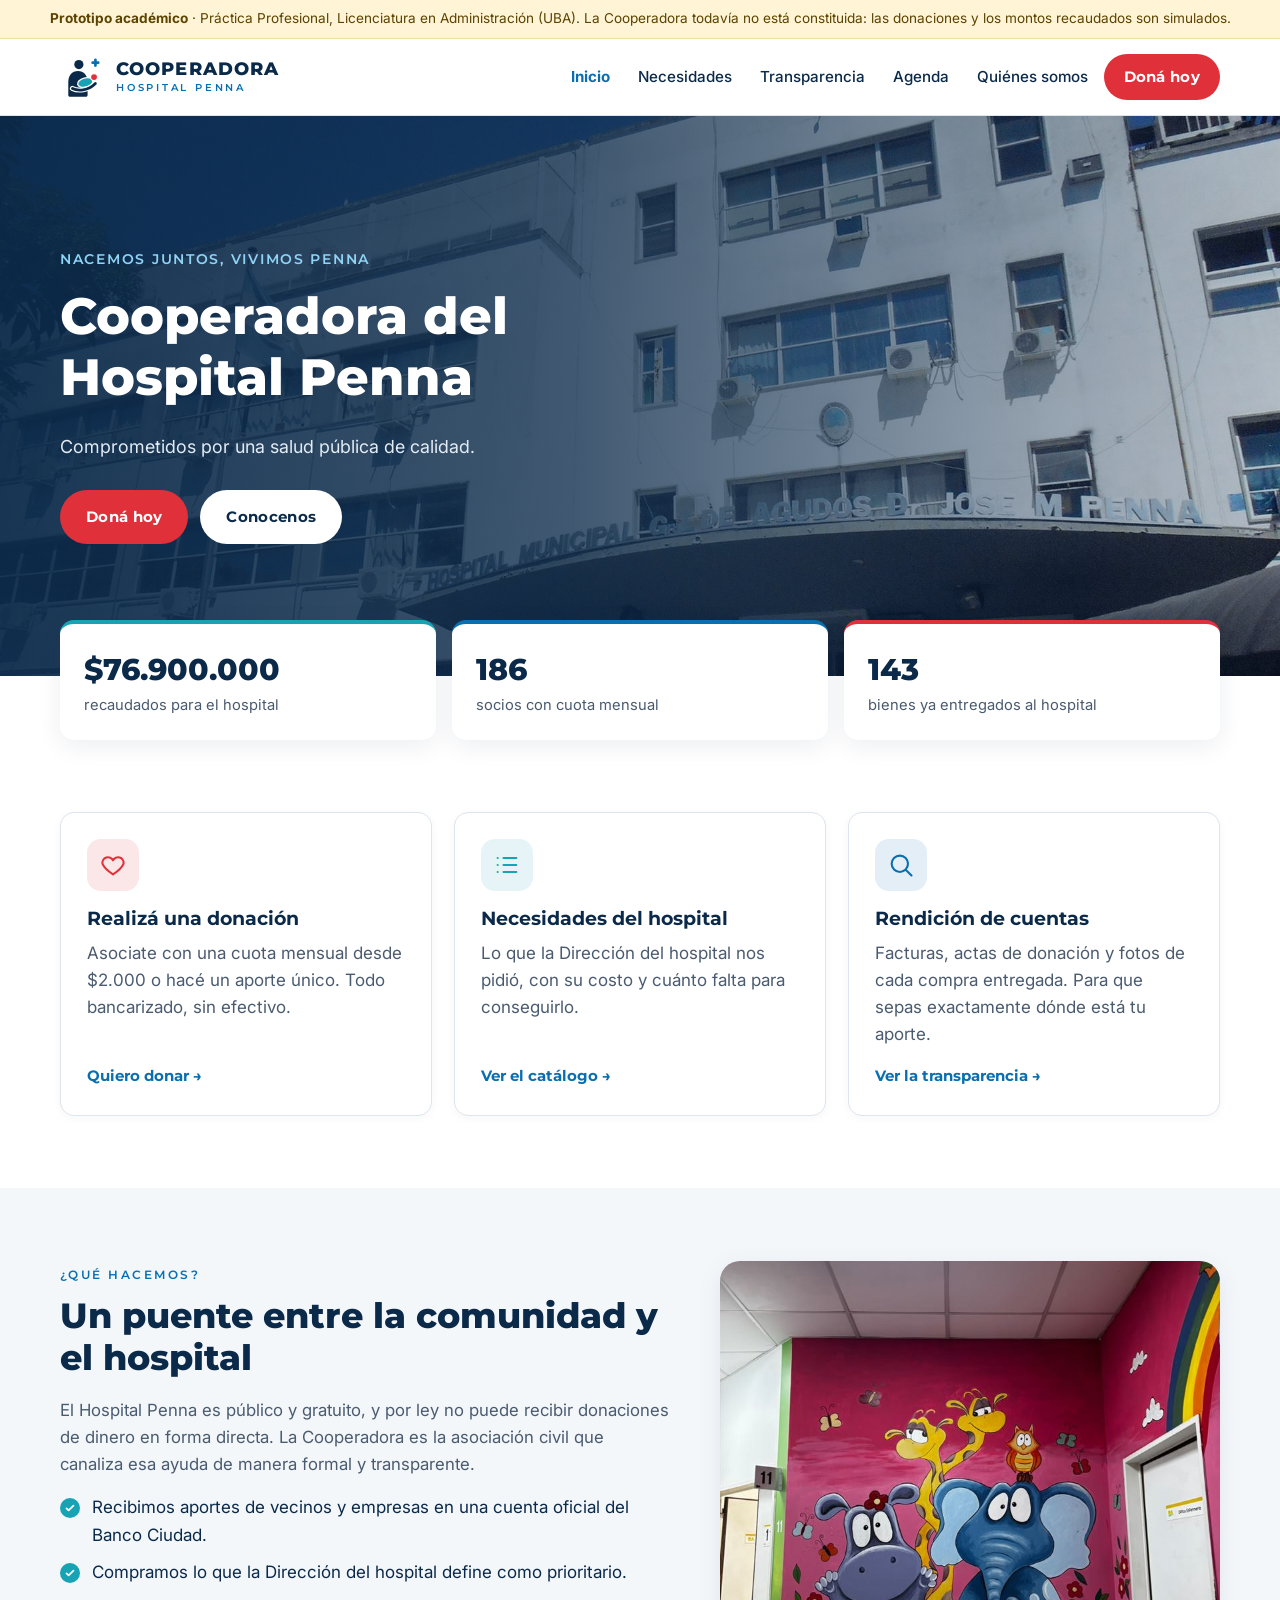
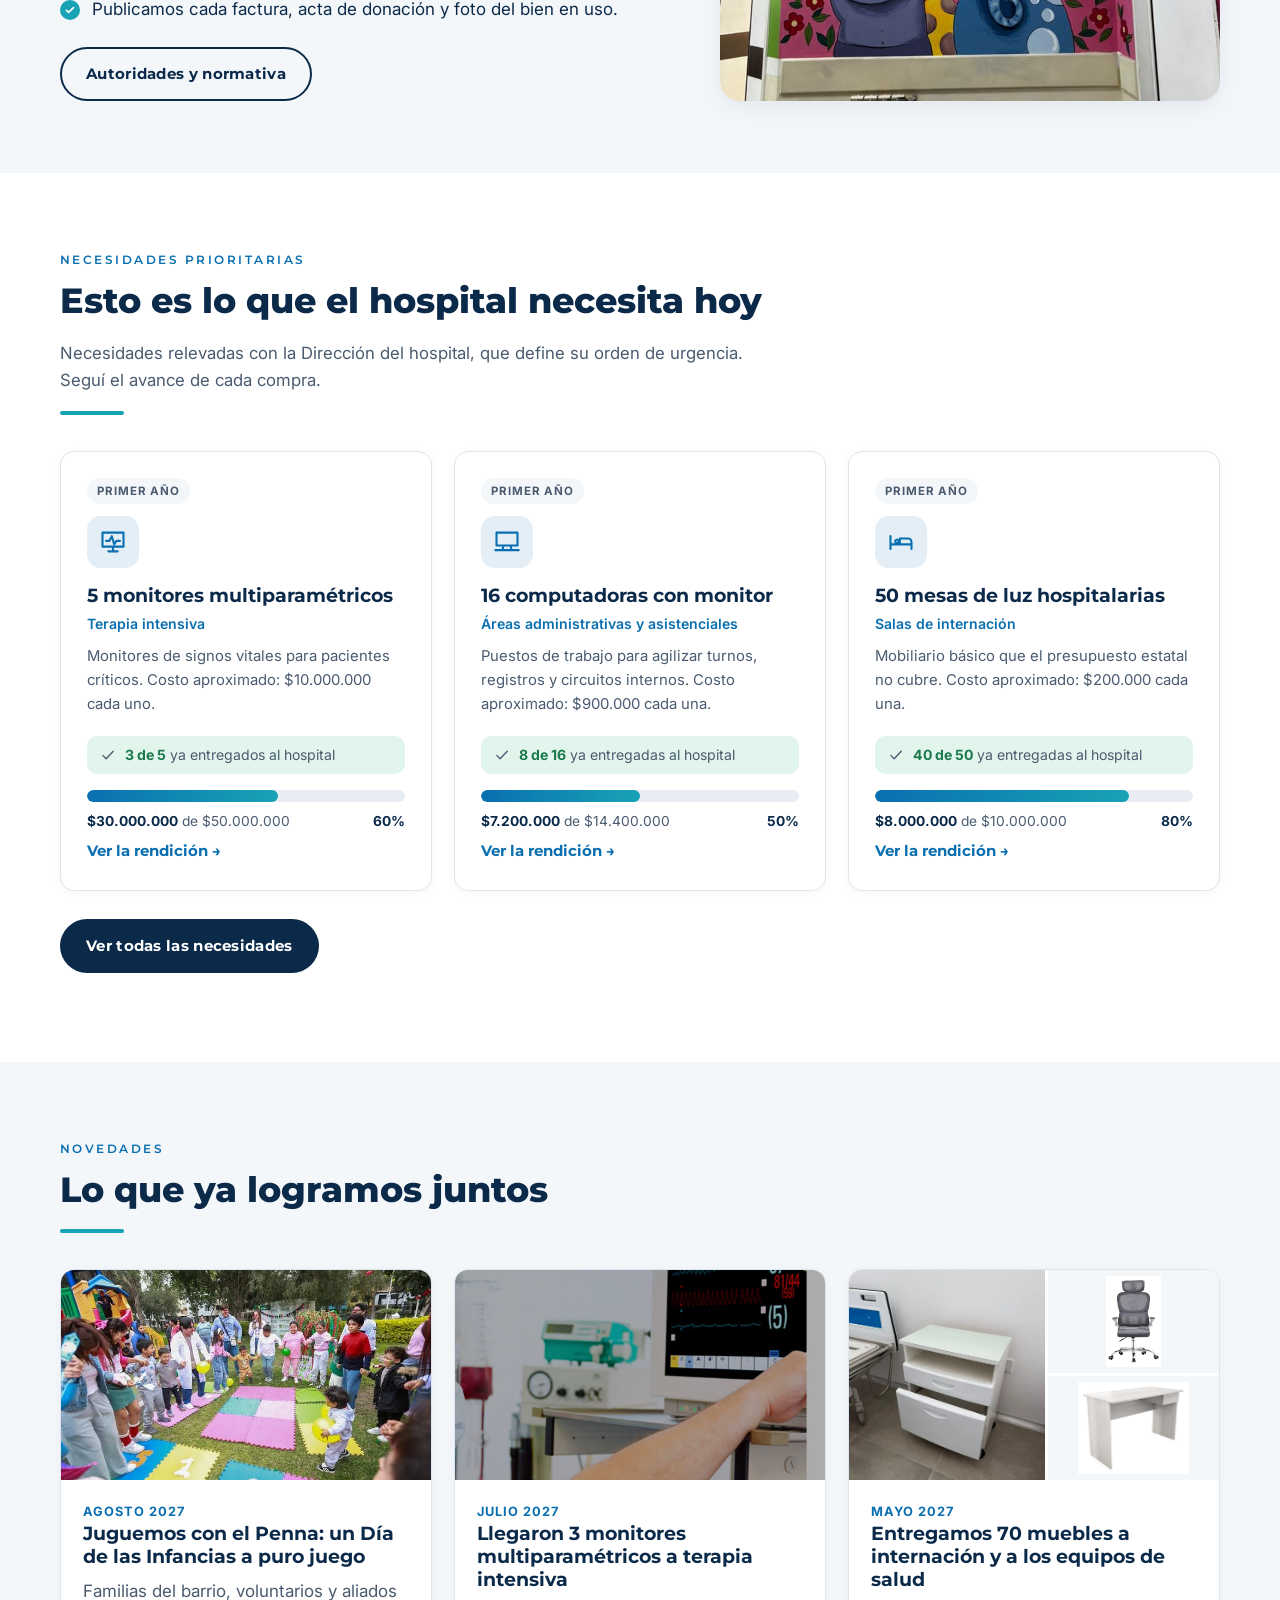
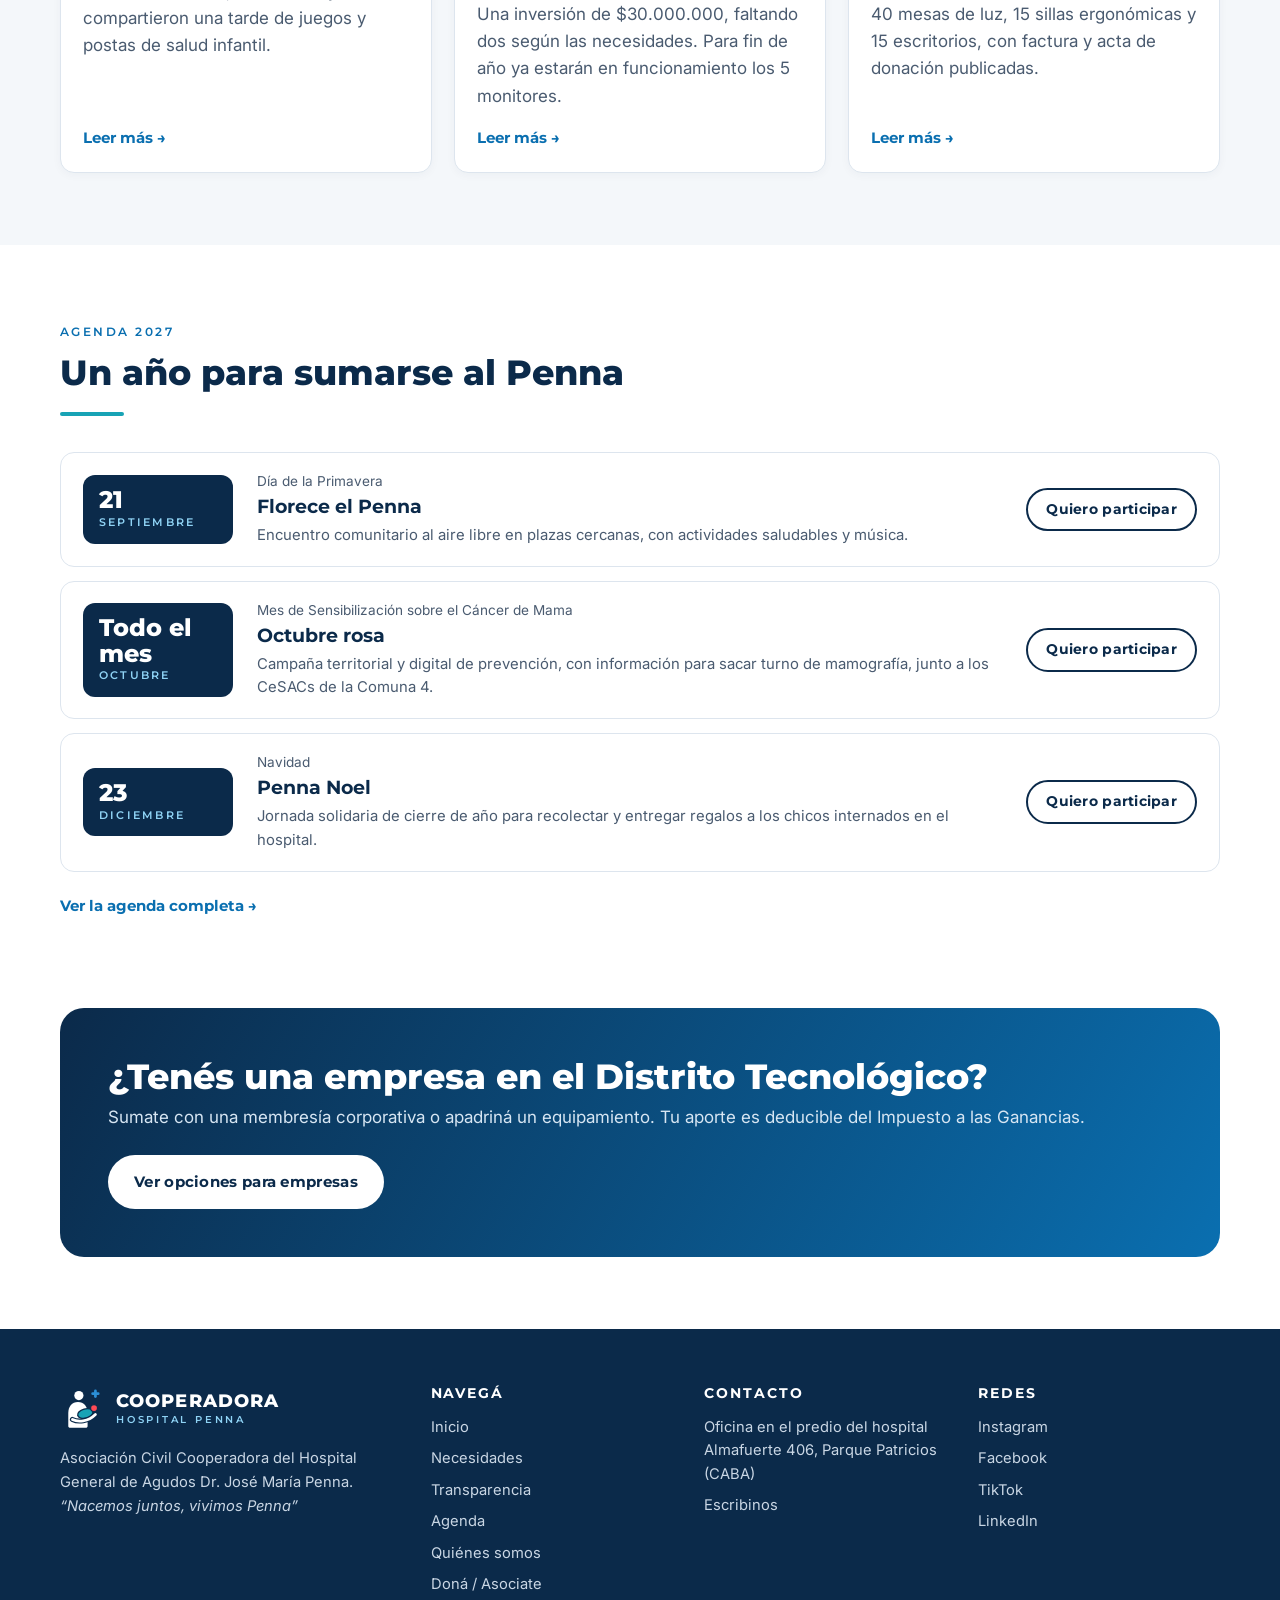
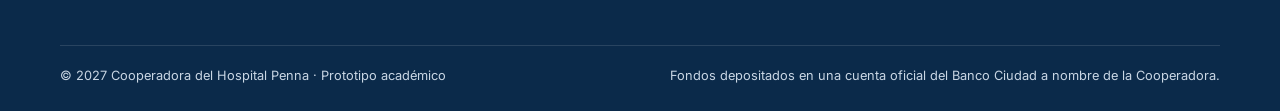
<file: index.html>
<!doctype html>
<html lang="es-AR">
<head>
  <meta charset="utf-8">
  <meta name="viewport" content="width=device-width, initial-scale=1">
  <meta name="robots" content="noindex, nofollow">
  <title>Cooperadora Hospital Penna</title>
  <meta name="description" content="Prototipo académico del portal de la Asociación Civil Cooperadora del Hospital Penna: necesidades, donaciones y rendición de cuentas.">
  <link rel="icon" href="img/isotipo.svg" type="image/svg+xml">
  <link rel="preconnect" href="https://fonts.googleapis.com">
  <link rel="preconnect" href="https://fonts.gstatic.com" crossorigin>
  <link href="https://fonts.googleapis.com/css2?family=Inter:wght@400;500;600;700&family=Montserrat:wght@600;700;800&display=swap" rel="stylesheet">
  <link rel="stylesheet" href="css/estilos.css">
</head>
<body data-pagina="index">
  <div id="encabezado"></div>

  <main id="contenido">
    <!-- Hero: etapa CONOCE del Customer Journey -->
    <section class="hero">
      <div class="contenedor">
        <div class="lema">Nacemos juntos, vivimos Penna</div>
        <h1>Cooperadora del Hospital Penna</h1>
        <p>Comprometidos por una salud pública de calidad.</p>
        <div class="acciones">
          <a class="btn btn--donar" href="dona.html">Doná hoy</a>
          <a class="btn btn--claro" href="nosotros.html">Conocenos</a>
        </div>
      </div>
    </section>

    <!-- Contadores de transparencia -->
    <div class="contenedor">
      <div class="contadores">
        <div class="contador">
          <div class="numero" data-contador="recaudado">$0</div>
          <div class="etiqueta">recaudados para el hospital</div>        </div>
        <div class="contador">
          <div class="numero" data-contador="socios">0</div>
          <div class="etiqueta">socios con cuota mensual</div>        </div>
        <div class="contador">
          <div class="numero" data-contador="entregas">0</div>
          <div class="etiqueta">bienes ya entregados al hospital</div>        </div>
      </div>
    </div>

    <!-- Accesos rápidos -->
    <section class="seccion">
      <div class="contenedor">
        <div class="grilla grilla-3">
          <article class="tarjeta">
            <div class="icono icono--rojo" data-icono="corazon"></div>
            <h3>Realizá una donación</h3>
            <p>Asociate con una cuota mensual desde $2.000 o hacé un aporte único. Todo bancarizado, sin efectivo.</p>
            <a class="enlace" href="dona.html">Quiero donar</a>
          </article>
          <article class="tarjeta">
            <div class="icono" data-icono="lista"></div>
            <h3>Necesidades del hospital</h3>
            <p>Lo que la Dirección del hospital nos pidió, con su costo y cuánto falta para conseguirlo.</p>
            <a class="enlace" href="necesidades.html">Ver el catálogo</a>
          </article>
          <article class="tarjeta">
            <div class="icono icono--azul" data-icono="lupa"></div>
            <h3>Rendición de cuentas</h3>
            <p>Facturas, actas de donación y fotos de cada compra entregada. Para que sepas exactamente dónde está tu aporte.</p>
            <a class="enlace" href="transparencia.html">Ver la transparencia</a>
          </article>
        </div>
      </div>
    </section>

    <!-- ¿Qué hacemos? -->
    <section class="seccion seccion--gris">
      <div class="contenedor dos-columnas">
        <div>
          <span class="antetitulo">¿Qué hacemos?</span>
          <h2>Un puente entre la comunidad y el hospital</h2>
          <p class="bajada">El Hospital Penna es público y gratuito, y por ley no puede recibir donaciones de dinero en forma directa. La Cooperadora es la asociación civil que canaliza esa ayuda de manera formal y transparente.</p>
          <ul class="lista-check">
            <li>Recibimos aportes de vecinos y empresas en una cuenta oficial del Banco Ciudad.</li>
            <li>Compramos lo que la Dirección del hospital define como prioritario.</li>
            <li>Publicamos cada factura, acta de donación y foto del bien en uso.</li>
          </ul>
          <a class="btn btn--secundario" href="nosotros.html">Autoridades y normativa</a>
        </div>
        <div class="foto-redonda">
          <img src="img/mural-pediatria.jpg" alt="Mural infantil con un hipopótamo, jirafas, un elefante y un búho en el área de pediatría del hospital" loading="lazy">
        </div>
      </div>
    </section>

    <!-- Necesidades destacadas: etapa SE INTERESA -->
    <section class="seccion">
      <div class="contenedor">
        <div class="titulo-seccion">
          <span class="antetitulo">Necesidades prioritarias</span>
          <h2>Esto es lo que el hospital necesita hoy</h2>
          <p class="bajada">Necesidades relevadas con la Dirección del hospital, que define su orden de urgencia. Seguí el avance de cada compra.</p>
          <div class="linea-turquesa"></div>
        </div>
        <div class="grilla grilla-3" id="lista-necesidades" data-limite="3"></div>
        <p style="margin-top:28px"><a class="btn btn--primario" href="necesidades.html">Ver todas las necesidades</a></p>
      </div>
    </section>

    <!-- Novedades / entregas: etapa REPITE -->
    <section class="seccion seccion--gris">
      <div class="contenedor">
        <div class="titulo-seccion">
          <span class="antetitulo">Novedades</span>
          <h2>Lo que ya logramos juntos</h2>
          <div class="linea-turquesa"></div>
        </div>
        <div class="grilla grilla-3" id="lista-novedades"></div>
      </div>
    </section>

    <!-- Agenda -->
    <section class="seccion">
      <div class="contenedor">
        <div class="titulo-seccion">
          <span class="antetitulo">Agenda 2027</span>
          <h2>Un año para sumarse al Penna</h2>
          <div class="linea-turquesa"></div>
        </div>
        <div id="lista-eventos" data-limite="3"></div>
        <p style="margin-top:20px"><a class="enlace" href="agenda.html">Ver la agenda completa</a></p>
      </div>
    </section>

    <!-- CTA final -->
    <section class="seccion" style="padding-top:0">
      <div class="contenedor">
        <div class="cta">
          <div>
            <h2>¿Tenés una empresa en el Distrito Tecnológico?</h2>
            <p>Sumate con una membresía corporativa o apadriná un equipamiento. Tu aporte es deducible del Impuesto a las Ganancias.</p>
          </div>
          <a class="btn btn--claro" href="dona.html#empresas">Ver opciones para empresas</a>
        </div>
      </div>
    </section>
  </main>

  <div id="pie"></div>
  <script src="js/datos.js"></script>
  <script src="js/main.js"></script>
</body>
</html>
</file>
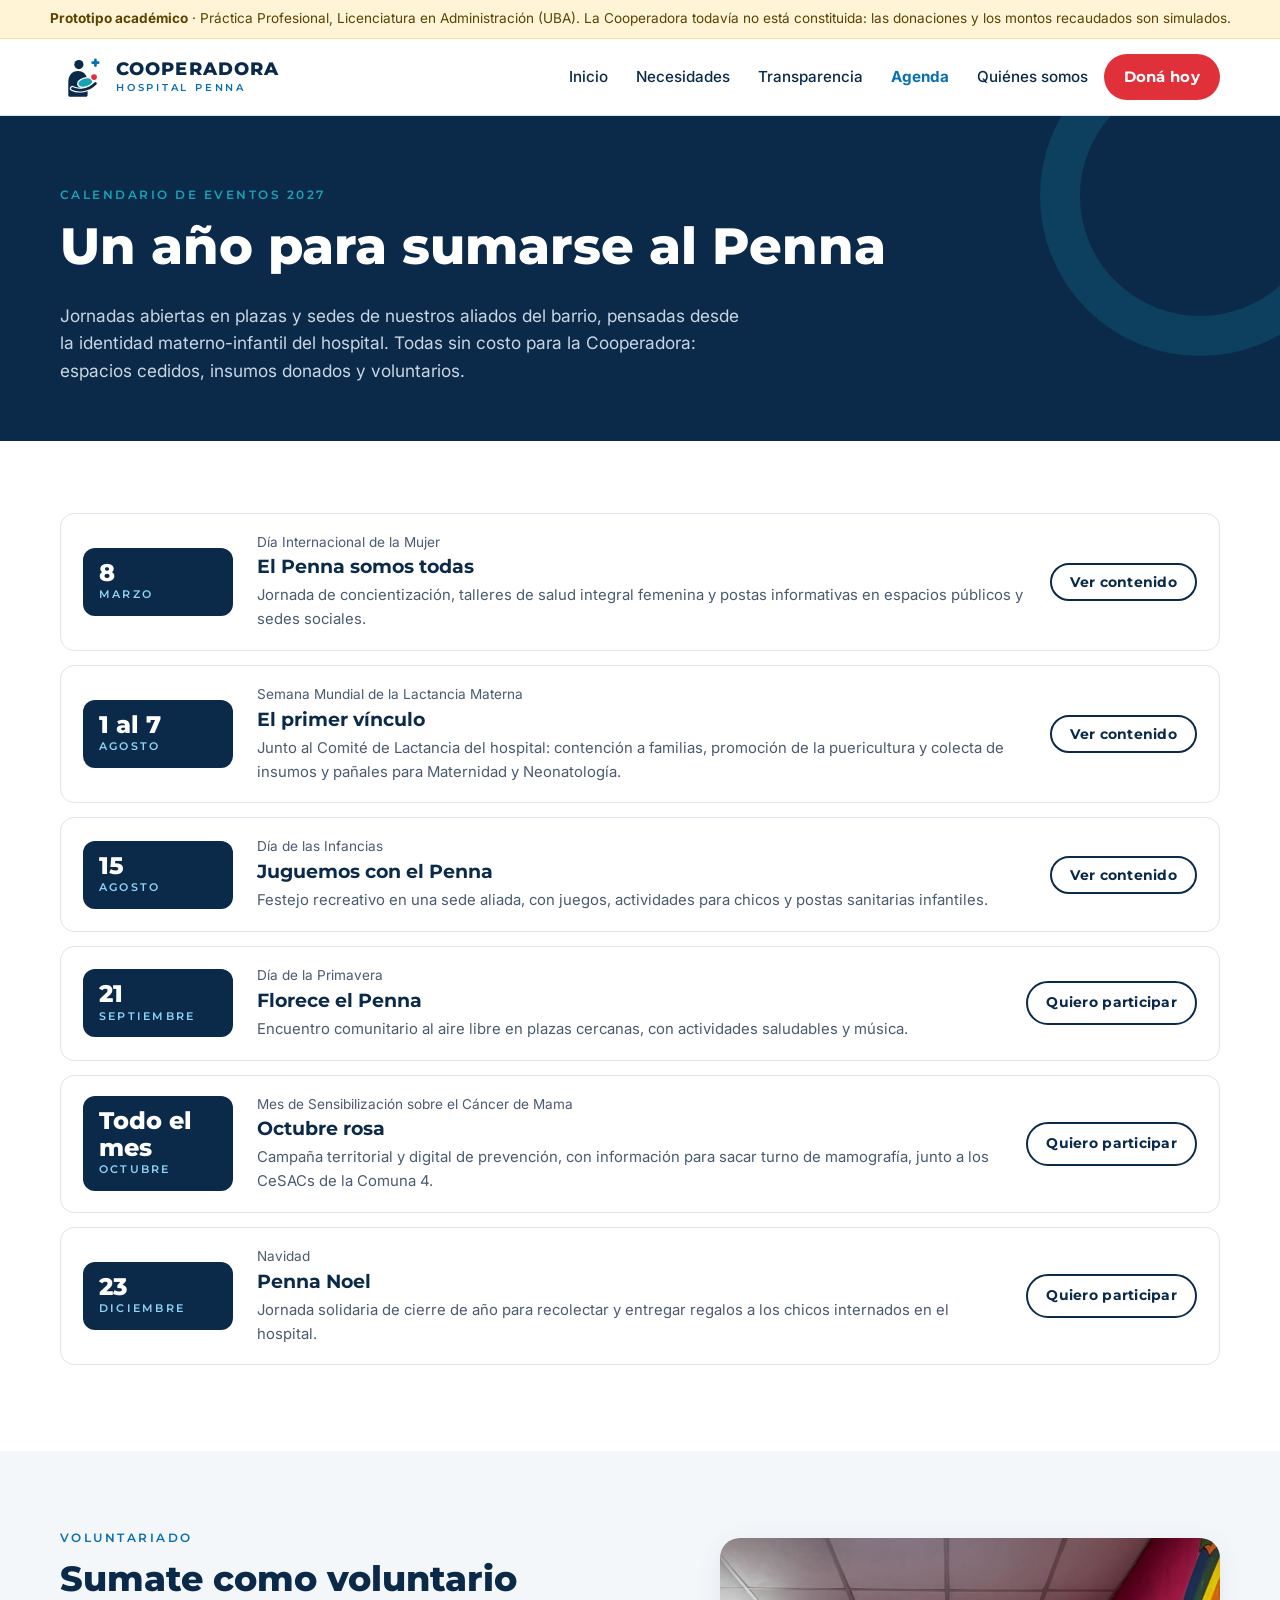
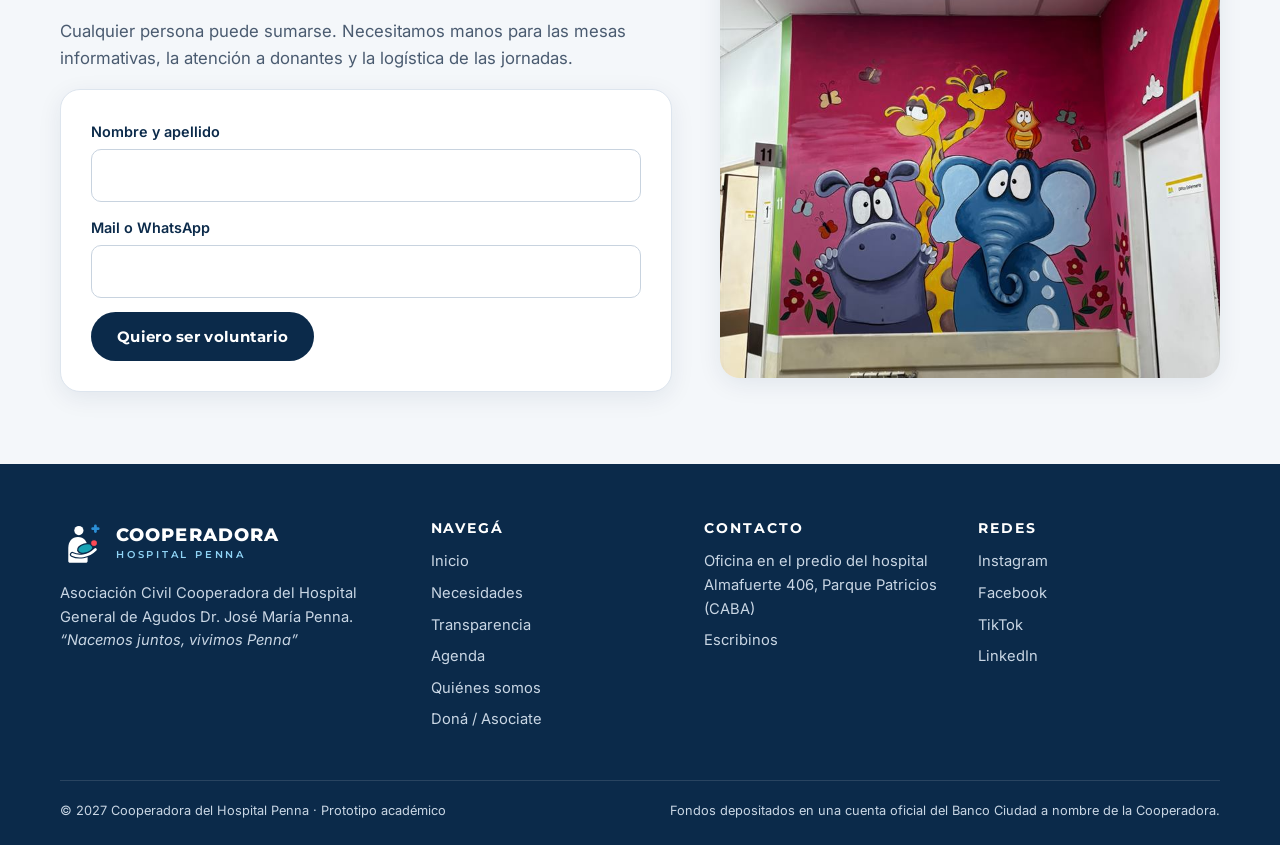
<file: agenda.html>
<!doctype html>
<html lang="es-AR">
<head>
  <meta charset="utf-8">
  <meta name="viewport" content="width=device-width, initial-scale=1">
  <meta name="robots" content="noindex, nofollow">
  <title>Agenda 2027 · Cooperadora Hospital Penna</title>
  <meta name="description" content="Calendario 2027 de jornadas comunitarias y campañas de la Cooperadora del Hospital Penna.">
  <link rel="icon" href="img/isotipo.svg" type="image/svg+xml">
  <link rel="preconnect" href="https://fonts.googleapis.com">
  <link rel="preconnect" href="https://fonts.gstatic.com" crossorigin>
  <link href="https://fonts.googleapis.com/css2?family=Inter:wght@400;500;600;700&family=Montserrat:wght@600;700;800&display=swap" rel="stylesheet">
  <link rel="stylesheet" href="css/estilos.css">
</head>
<body data-pagina="agenda">
  <div id="encabezado"></div>

  <main id="contenido">
    <section class="hero-chico">
      <div class="contenedor">
        <span class="antetitulo">Calendario de eventos 2027</span>
        <h1>Un año para sumarse al Penna</h1>
        <p>Jornadas abiertas en plazas y sedes de nuestros aliados del barrio, pensadas desde la identidad materno-infantil del hospital. Todas sin costo para la Cooperadora: espacios cedidos, insumos donados y voluntarios.</p>
      </div>
    </section>

    <section class="seccion">
      <div class="contenedor">
        <div id="lista-eventos"></div>
      </div>
    </section>

    <section class="seccion seccion--gris" id="voluntariado">
      <div class="contenedor dos-columnas">
        <div>
          <span class="antetitulo">Voluntariado</span>
          <h2>Sumate como voluntario</h2>
          <p class="bajada">Cualquier persona puede sumarse. Necesitamos manos para las mesas informativas, la atención a donantes y la logística de las jornadas.</p>
          <form class="form-donacion" data-simulado="El coordinador de voluntarios te va a contactar antes de la próxima jornada." novalidate>
            <div class="campo"><label for="v-nombre">Nombre y apellido</label><input id="v-nombre" type="text" autocomplete="name" required></div>
            <div class="campo"><label for="v-mail">Mail o WhatsApp</label><input id="v-mail" type="text" required></div>
            <button class="btn btn--primario" type="submit">Quiero ser voluntario</button>
          </form>
        </div>
        <div class="foto-redonda">
          <img src="img/mural-pediatria.jpg" alt="Mural infantil con animales en el área de pediatría del hospital" loading="lazy">
        </div>
      </div>
    </section>
  </main>

  <div id="pie"></div>
  <script src="js/datos.js"></script>
  <script src="js/main.js"></script>
</body>
</html>
</file>
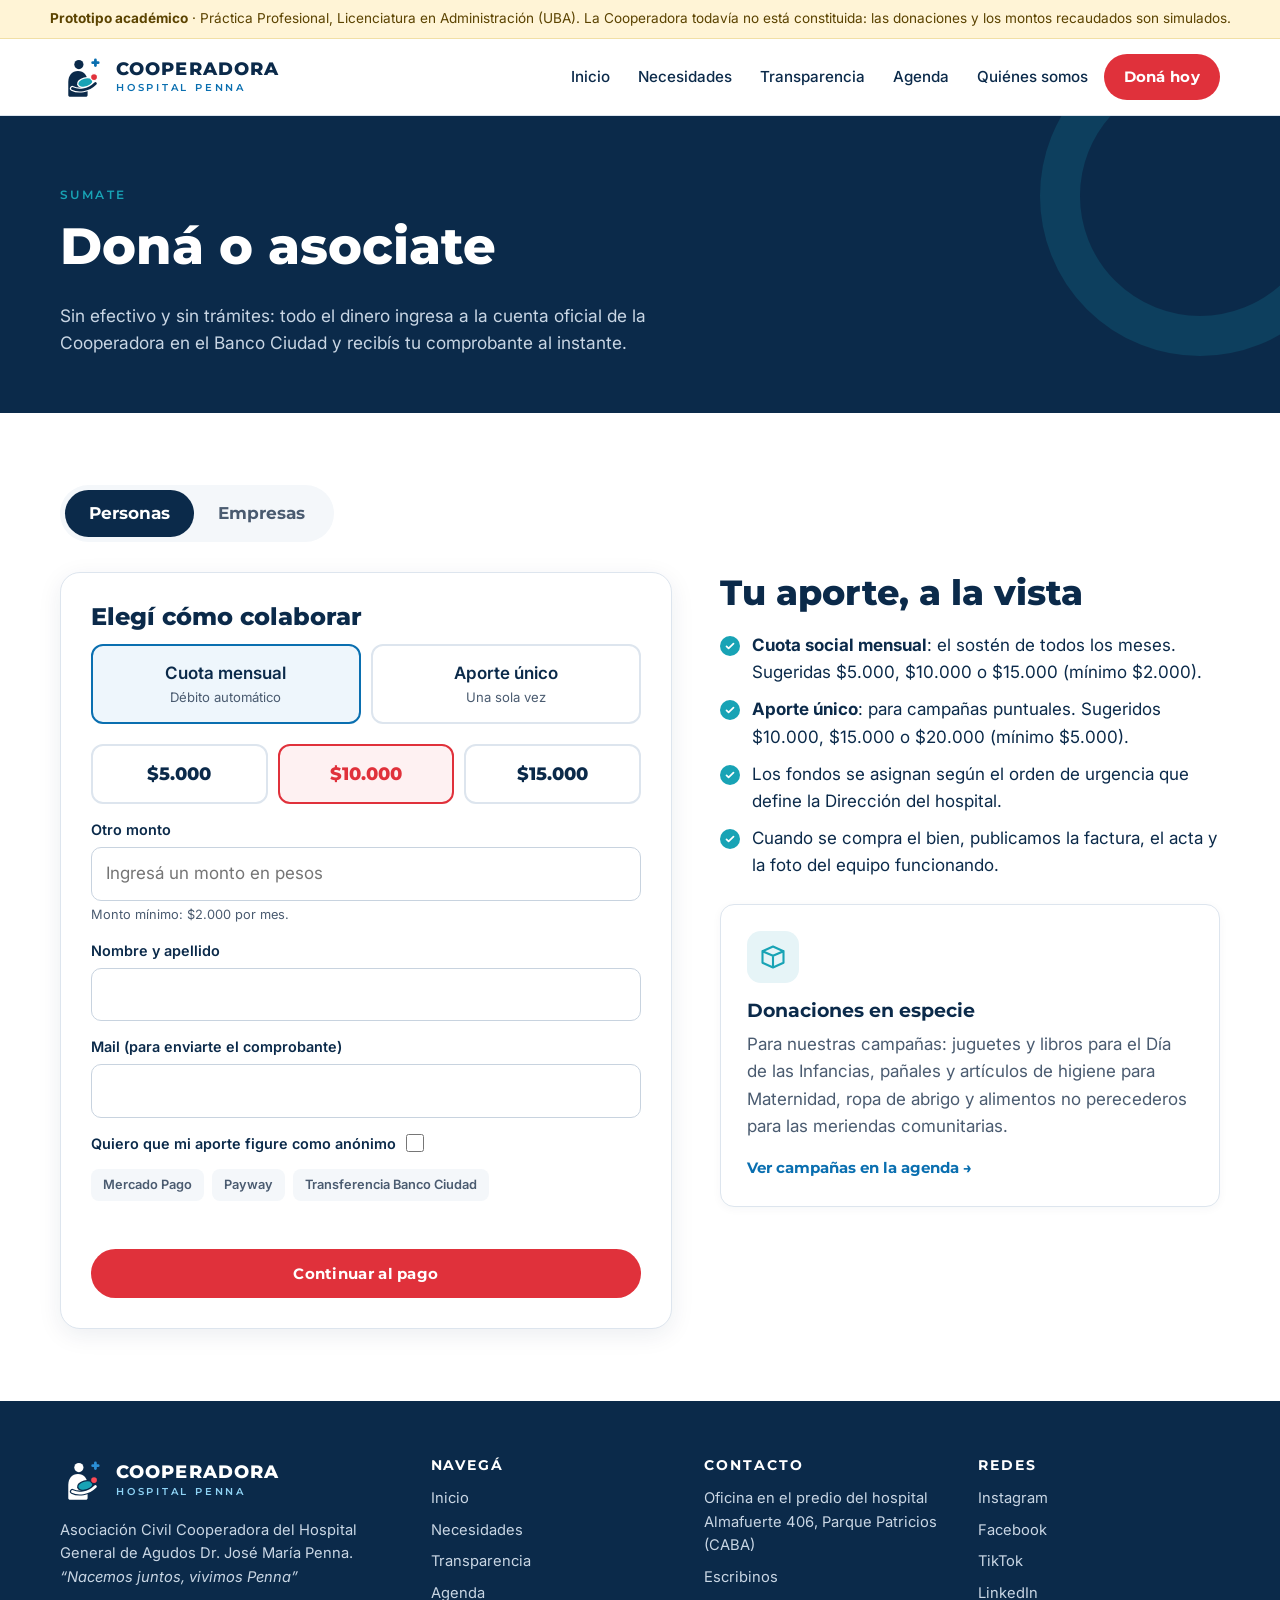
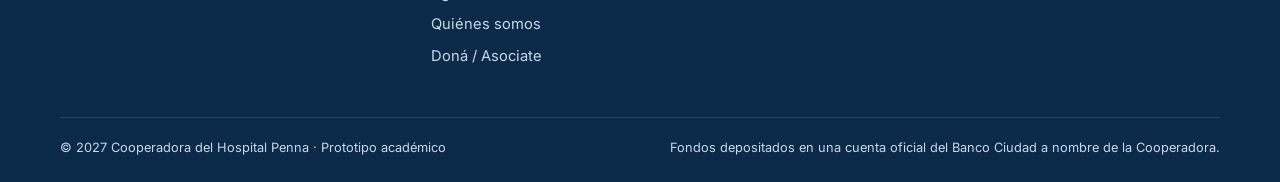
<file: dona.html>
<!doctype html>
<html lang="es-AR">
<head>
  <meta charset="utf-8">
  <meta name="viewport" content="width=device-width, initial-scale=1">
  <meta name="robots" content="noindex, nofollow">
  <title>Doná · Cooperadora Hospital Penna</title>
  <meta name="description" content="Asociate o hacé un aporte a la Cooperadora del Hospital Penna. Opciones para personas y empresas.">
  <link rel="icon" href="img/isotipo.svg" type="image/svg+xml">
  <link rel="preconnect" href="https://fonts.googleapis.com">
  <link rel="preconnect" href="https://fonts.gstatic.com" crossorigin>
  <link href="https://fonts.googleapis.com/css2?family=Inter:wght@400;500;600;700&family=Montserrat:wght@600;700;800&display=swap" rel="stylesheet">
  <link rel="stylesheet" href="css/estilos.css">
</head>
<body data-pagina="dona">
  <div id="encabezado"></div>

  <main id="contenido">
    <section class="hero-chico">
      <div class="contenedor">
        <span class="antetitulo">Sumate</span>
        <h1>Doná o asociate</h1>
        <p>Sin efectivo y sin trámites: todo el dinero ingresa a la cuenta oficial de la Cooperadora en el Banco Ciudad y recibís tu comprobante al instante.</p>
      </div>
    </section>

    <section class="seccion">
      <div class="contenedor">
        <div class="pestanas" role="tablist" aria-label="Tipo de donante">
          <button class="pestana" role="tab" aria-selected="true" aria-controls="panel-personas" id="tab-personas">Personas</button>
          <button class="pestana" role="tab" aria-selected="false" aria-controls="panel-empresas" id="tab-empresas">Empresas</button>
        </div>

        <!-- PERSONAS -->
        <div class="panel" id="panel-personas" role="tabpanel" aria-labelledby="tab-personas">
          <div class="dos-columnas" style="align-items:start">
            <form class="form-donacion" id="form-personas" novalidate>
              <h2 style="font-size:1.5rem">Elegí cómo colaborar</h2>
              <div class="tipo-aporte" role="radiogroup" aria-label="Tipo de aporte">
                <div class="opcion">
                  <input type="radio" name="tipo" id="tipo-mensual" value="mensual" checked>
                  <label for="tipo-mensual">Cuota mensual<small>Débito automático</small></label>
                </div>
                <div class="opcion">
                  <input type="radio" name="tipo" id="tipo-unico" value="unico">
                  <label for="tipo-unico">Aporte único<small>Una sola vez</small></label>
                </div>
              </div>

              <div class="montos" id="montos" role="radiogroup" aria-label="Monto"></div>
              <div class="campo">
                <label for="otro-monto">Otro monto</label>
                <input type="number" id="otro-monto" inputmode="numeric" min="0" step="500" placeholder="Ingresá un monto en pesos">
                <div class="ayuda" id="ayuda-minimo"></div>
              </div>

              <div class="campo">
                <label for="nombre">Nombre y apellido</label>
                <input type="text" id="nombre" autocomplete="name">
              </div>
              <div class="campo">
                <label for="mail">Mail (para enviarte el comprobante)</label>
                <input type="email" id="mail" autocomplete="email">
              </div>
              <div class="campo campo--check">
                <label for="anonimo">Quiero que mi aporte figure como anónimo</label>
                <input type="checkbox" id="anonimo">
              </div>

              <div class="medios" aria-label="Medios de pago">
                <span class="medio">Mercado Pago</span><span class="medio">Payway</span><span class="medio">Transferencia Banco Ciudad</span>
              </div>
              <p class="error" id="error-donacion" role="alert"></p>
              <button class="btn btn--donar" type="submit" style="width:100%">Continuar al pago</button>
            </form>

            <div>
              <h2>Tu aporte, a la vista</h2>
              <ul class="lista-check">
                <li><strong>Cuota social mensual</strong>: el sostén de todos los meses. Sugeridas $5.000, $10.000 o $15.000 (mínimo $2.000).</li>
                <li><strong>Aporte único</strong>: para campañas puntuales. Sugeridos $10.000, $15.000 o $20.000 (mínimo $5.000).</li>
                <li>Los fondos se asignan según el orden de urgencia que define la Dirección del hospital.</li>
                <li>Cuando se compra el bien, publicamos la factura, el acta y la foto del equipo funcionando.</li>
              </ul>

              <div class="tarjeta" style="margin-top:24px">
                <div class="icono" data-icono="paquete"></div>
                <h3>Donaciones en especie</h3>
                <p>Para nuestras campañas: juguetes y libros para el Día de las Infancias, pañales y artículos de higiene para Maternidad, ropa de abrigo y alimentos no perecederos para las meriendas comunitarias.</p>
                <a class="enlace" href="agenda.html">Ver campañas en la agenda</a>
              </div>
            </div>
          </div>
        </div>

        <!-- EMPRESAS -->
        <div class="panel" id="panel-empresas" role="tabpanel" aria-labelledby="tab-empresas" hidden>
          <div class="titulo-seccion">
            <h2>Programa de membresías</h2>
            <p class="bajada">Para empresas del Distrito Tecnológico de Parque Patricios y comercios de la zona sur. Aporte mensual por débito o transferencia programada.</p>
          </div>
          <div class="grilla grilla-3">
            <article class="tarjeta membresia">
              <div class="icono" data-icono="empresa"></div>
              <h3>Socio adherente comercial</h3>
              <div class="precio">$30.000 <small>/ mes</small></div>
              <button class="btn btn--secundario btn--chico" data-membresia="Socio adherente comercial">Quiero sumarme</button>
            </article>
            <article class="tarjeta membresia">
              <div class="icono icono--azul" data-icono="empresa"></div>
              <h3>Socio protector corporativo</h3>
              <div class="precio">$100.000 <small>/ mes</small></div>
              <button class="btn btn--secundario btn--chico" data-membresia="Socio protector corporativo">Quiero sumarme</button>
            </article>
            <article class="tarjeta membresia">
              <div class="icono icono--rojo" data-icono="empresa"></div>
              <h3>Socio benefactor institucional</h3>
              <div class="precio">$500.000 <small>/ mes</small></div>
              <button class="btn btn--secundario btn--chico" data-membresia="Socio benefactor institucional">Quiero sumarme</button>
            </article>
          </div>

          <div class="grilla grilla-3" style="margin-top:22px">
            <article class="tarjeta">
              <div class="icono icono--azul" data-icono="corazon"></div>
              <h3>Aporte único</h3>
              <p>Destiná tu presupuesto anual de RSE a las necesidades más urgentes del hospital, con transferencia directa a la cuenta oficial.</p>
            </article>
            <article class="tarjeta">
              <div class="icono" data-icono="rayos"></div>
              <h3>Padrinazgo de equipamiento</h3>
              <p>Financiá total o parcialmente un proyecto grande, como el Arco en C, la climatización de salas de espera o incubadoras.</p>
              <button class="btn btn--secundario btn--chico" data-membresia="Padrinazgo de equipamiento">Quiero saber más</button>
            </article>
            <article class="tarjeta">
              <div class="icono icono--rojo" data-icono="paquete"></div>
              <h3>Donación en especie</h3>
              <p>Catering y sonido para eventos, camisetas para subastas solidarias, insumos o servicios profesionales.</p>
            </article>
          </div>

          <div class="dato-fiscal" style="margin-top:28px">
            <h3>Beneficio impositivo</h3>
            <p style="margin:0">Las donaciones son deducibles del Impuesto a las Ganancias. La Cooperadora emite el recibo exento homologado por ARCA.</p>
          </div>
        </div>
      </div>
    </section>
  </main>

  <div id="pie"></div>
  <script src="js/datos.js"></script>
  <script src="js/main.js"></script>
</body>
</html>
</file>
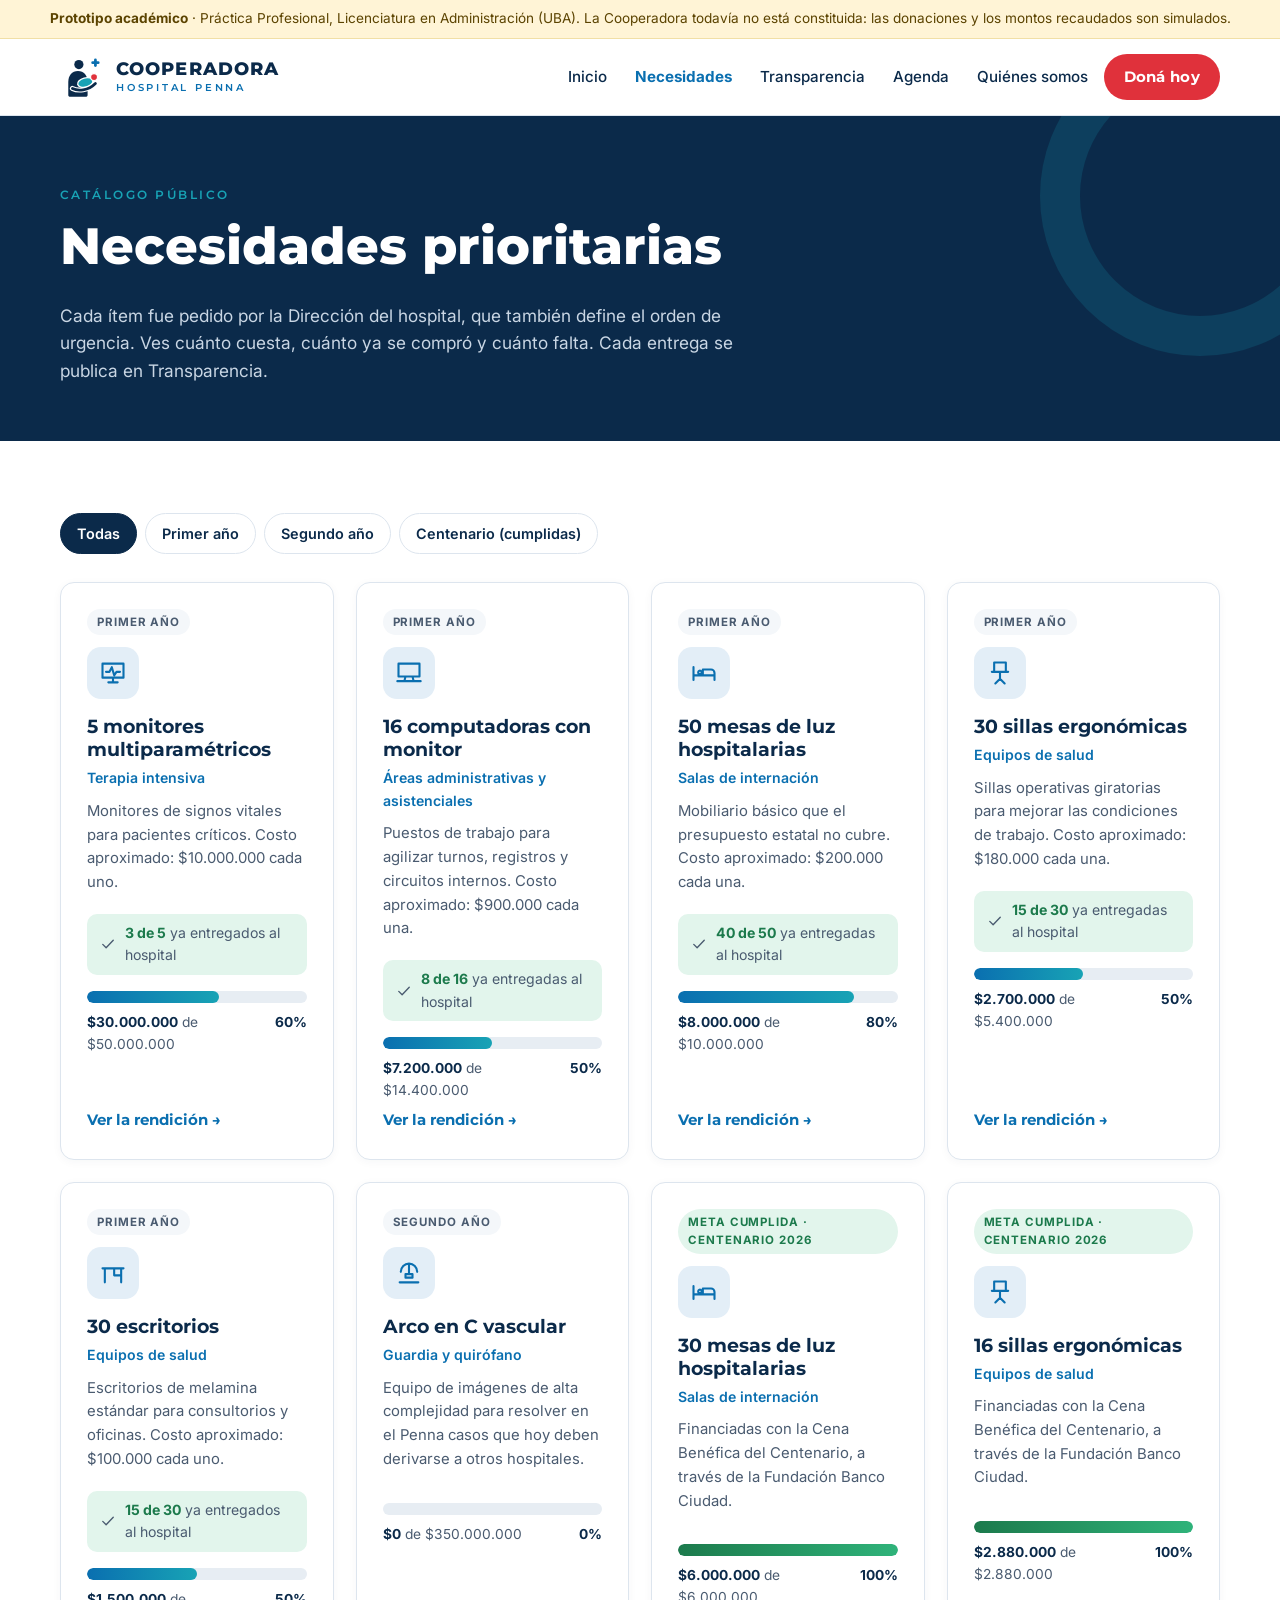
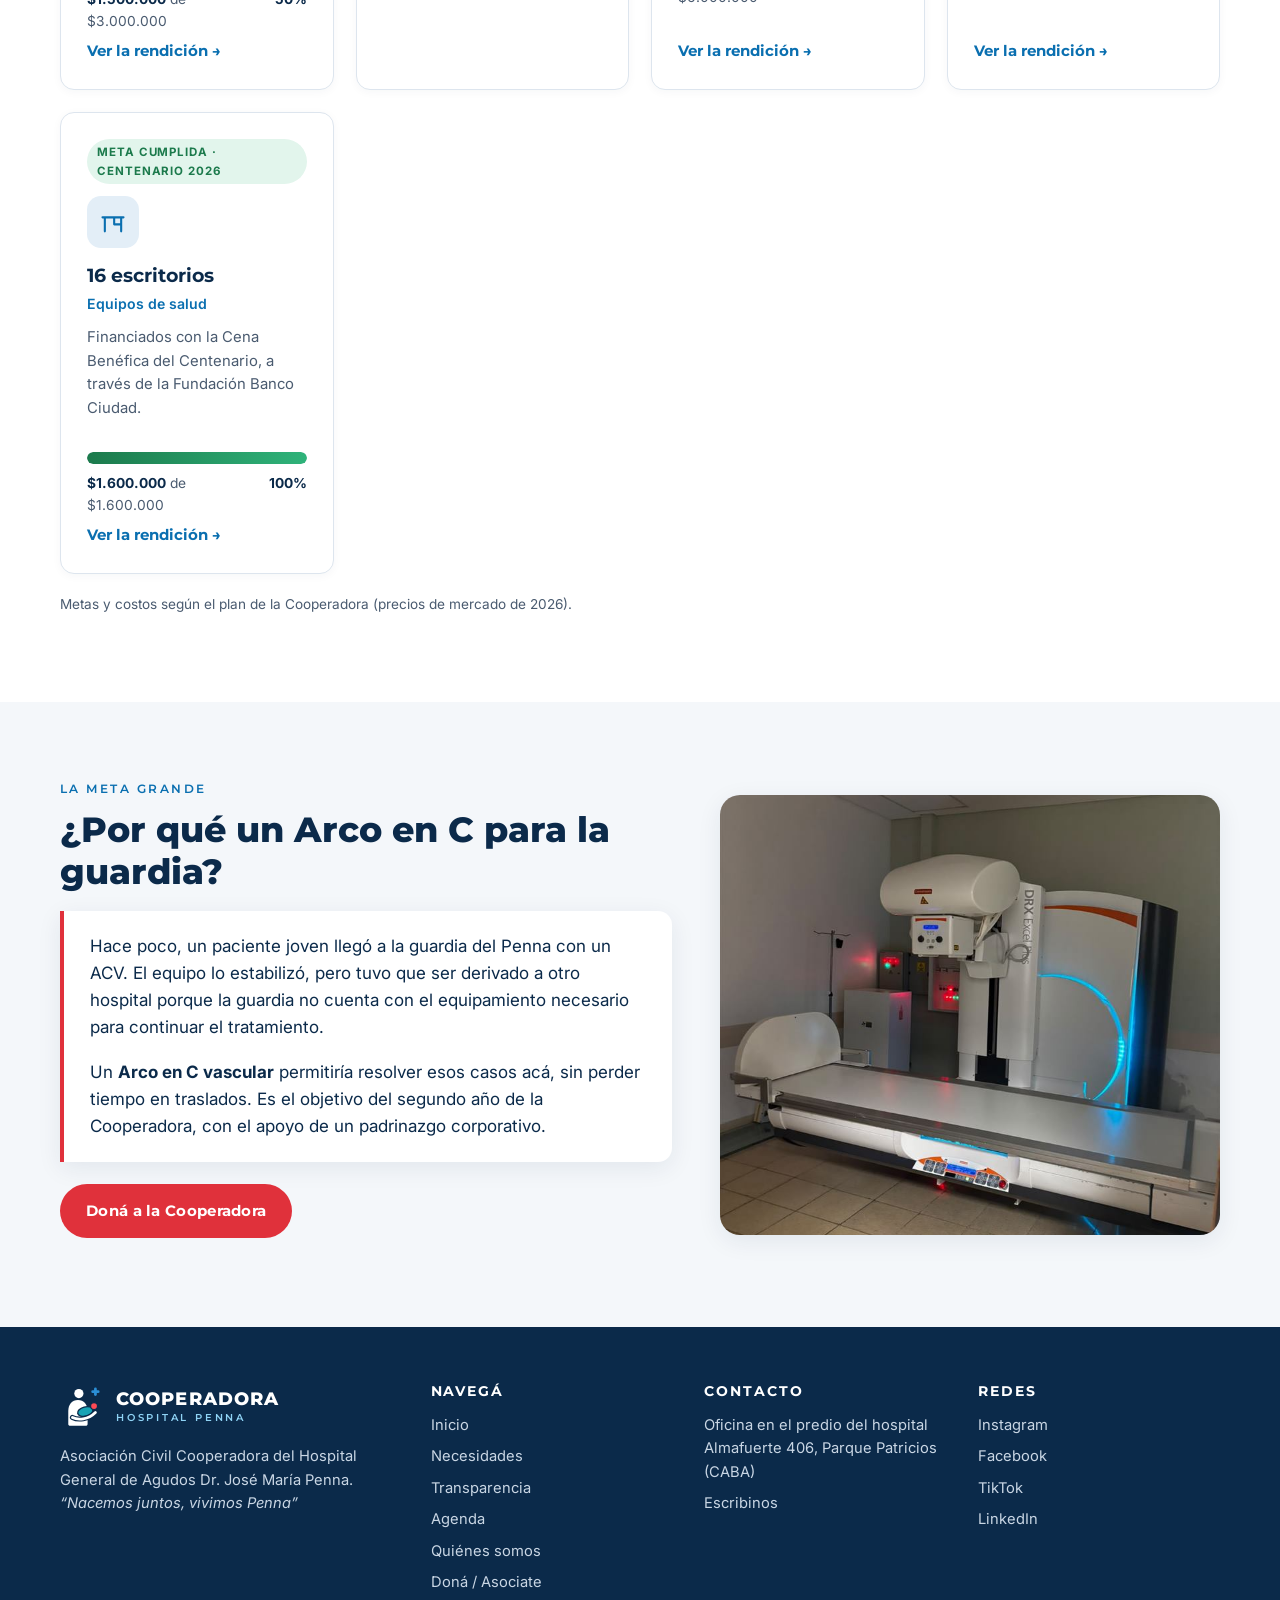
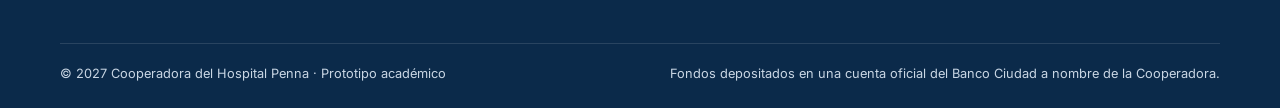
<file: necesidades.html>
<!doctype html>
<html lang="es-AR">
<head>
  <meta charset="utf-8">
  <meta name="viewport" content="width=device-width, initial-scale=1">
  <meta name="robots" content="noindex, nofollow">
  <title>Necesidades · Cooperadora Hospital Penna</title>
  <meta name="description" content="Catálogo de necesidades prioritarias del Hospital Penna, con su costo y el avance de la recaudación.">
  <link rel="icon" href="img/isotipo.svg" type="image/svg+xml">
  <link rel="preconnect" href="https://fonts.googleapis.com">
  <link rel="preconnect" href="https://fonts.gstatic.com" crossorigin>
  <link href="https://fonts.googleapis.com/css2?family=Inter:wght@400;500;600;700&family=Montserrat:wght@600;700;800&display=swap" rel="stylesheet">
  <link rel="stylesheet" href="css/estilos.css">
</head>
<body data-pagina="necesidades">
  <div id="encabezado"></div>

  <main id="contenido">
    <section class="hero-chico">
      <div class="contenedor">
        <span class="antetitulo">Catálogo público</span>
        <h1>Necesidades prioritarias</h1>
        <p>Cada ítem fue pedido por la Dirección del hospital, que también define el orden de urgencia. Ves cuánto cuesta, cuánto ya se compró y cuánto falta. Cada entrega se publica en Transparencia.</p>
      </div>
    </section>

    <section class="seccion">
      <div class="contenedor">
        <div class="filtros" role="group" aria-label="Filtrar por etapa">
          <button class="filtro" data-filtro="todas" aria-pressed="true">Todas</button>
          <button class="filtro" data-filtro="anio1" aria-pressed="false">Primer año</button>
          <button class="filtro" data-filtro="anio2" aria-pressed="false">Segundo año</button>
          <button class="filtro" data-filtro="centenario" aria-pressed="false">Centenario (cumplidas)</button>
        </div>
        <div class="grilla grilla-3" id="lista-necesidades"></div>
        <p style="margin-top:20px;font-size:.85rem;color:var(--gris-texto)">Metas y costos según el plan de la Cooperadora (precios de mercado de 2026).</p>
      </div>
    </section>

    <section class="seccion seccion--gris">
      <div class="contenedor dos-columnas">
        <div>
          <span class="antetitulo">La meta grande</span>
          <h2>¿Por qué un Arco en C para la guardia?</h2>
          <div class="historia">
            <p>Hace poco, un paciente joven llegó a la guardia del Penna con un ACV. El equipo lo estabilizó, pero tuvo que ser derivado a otro hospital porque la guardia no cuenta con el equipamiento necesario para continuar el tratamiento.</p>
            <p style="margin:0">Un <strong>Arco en C vascular</strong> permitiría resolver esos casos acá, sin perder tiempo en traslados. Es el objetivo del segundo año de la Cooperadora, con el apoyo de un padrinazgo corporativo.</p>
          </div>
          <p style="margin-top:22px"><a class="btn btn--donar" href="dona.html">Doná a la Cooperadora</a></p>
        </div>
        <div class="foto-redonda">
          <img src="img/rayos-x.jpg" alt="Sala de rayos X del hospital con un equipo de radiología digital" loading="lazy">
        </div>
      </div>
    </section>
  </main>

  <div id="pie"></div>
  <script src="js/datos.js"></script>
  <script src="js/main.js"></script>
</body>
</html>
</file>
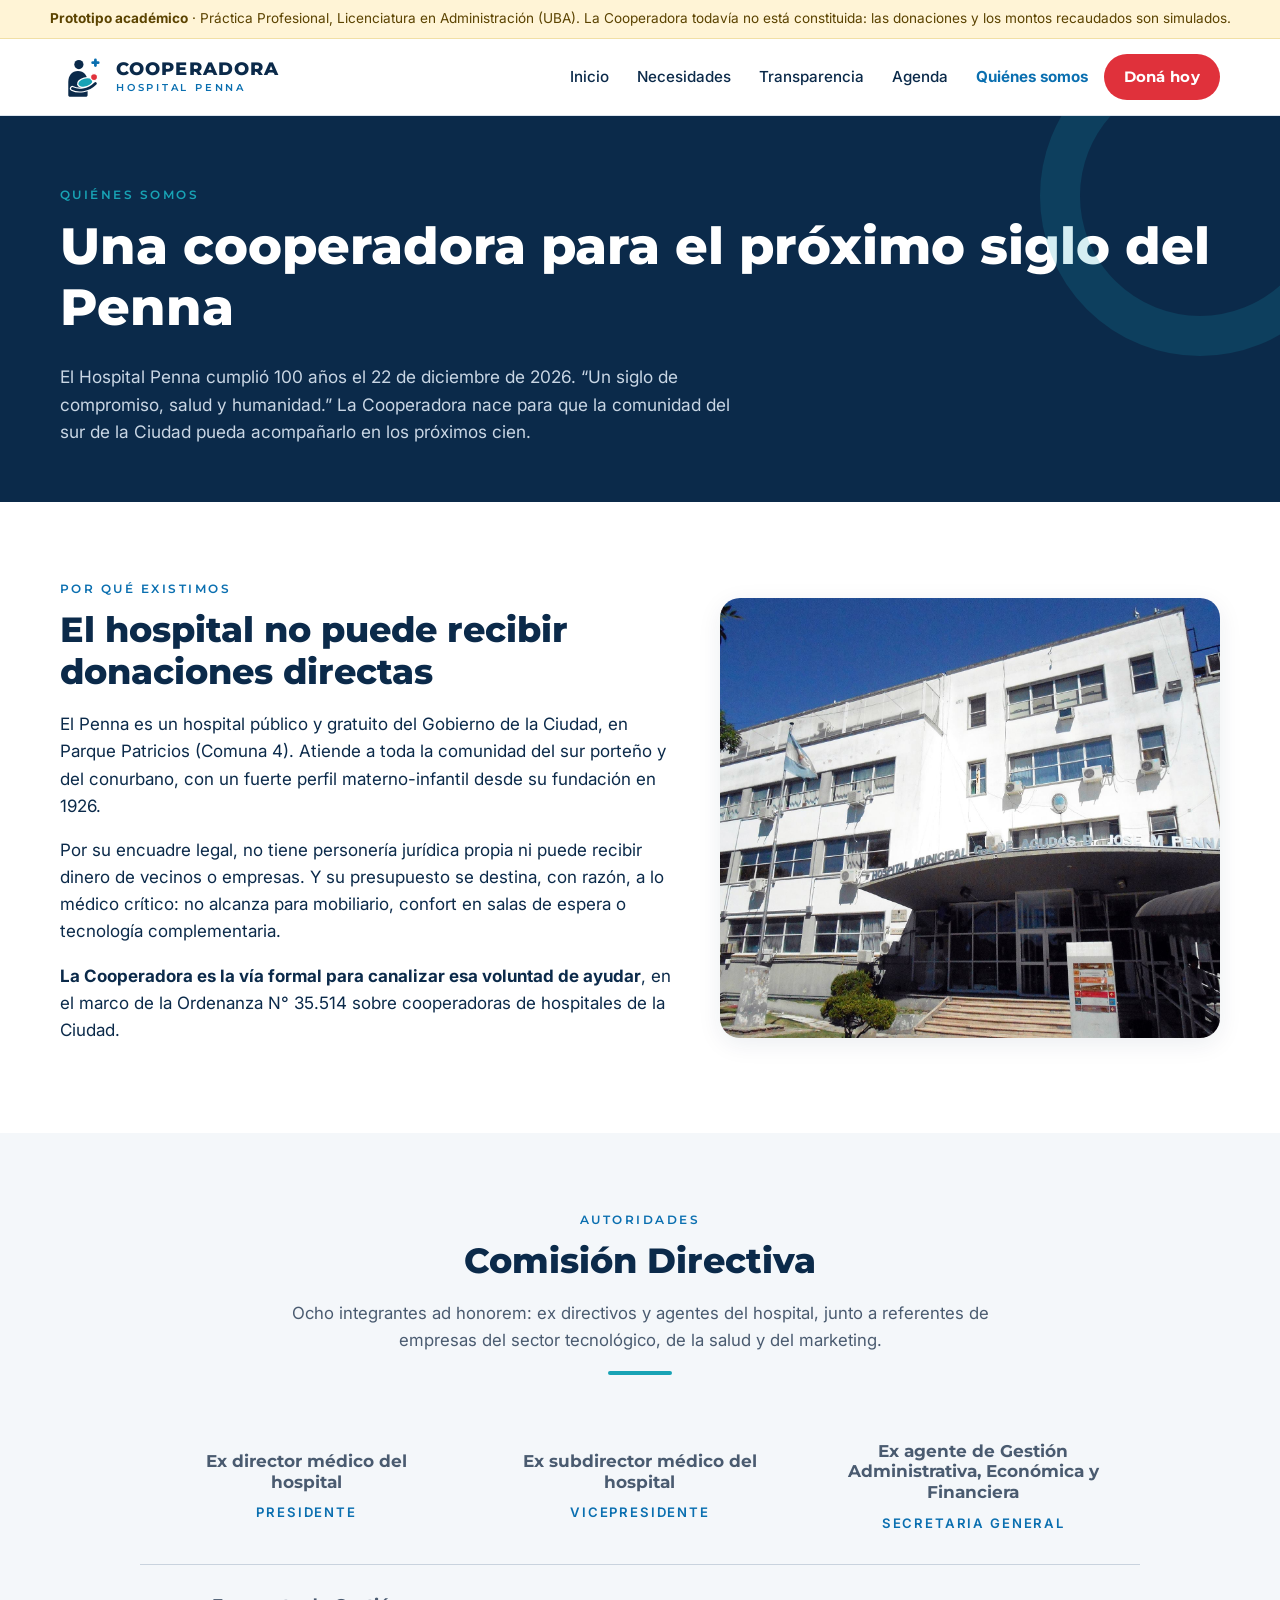
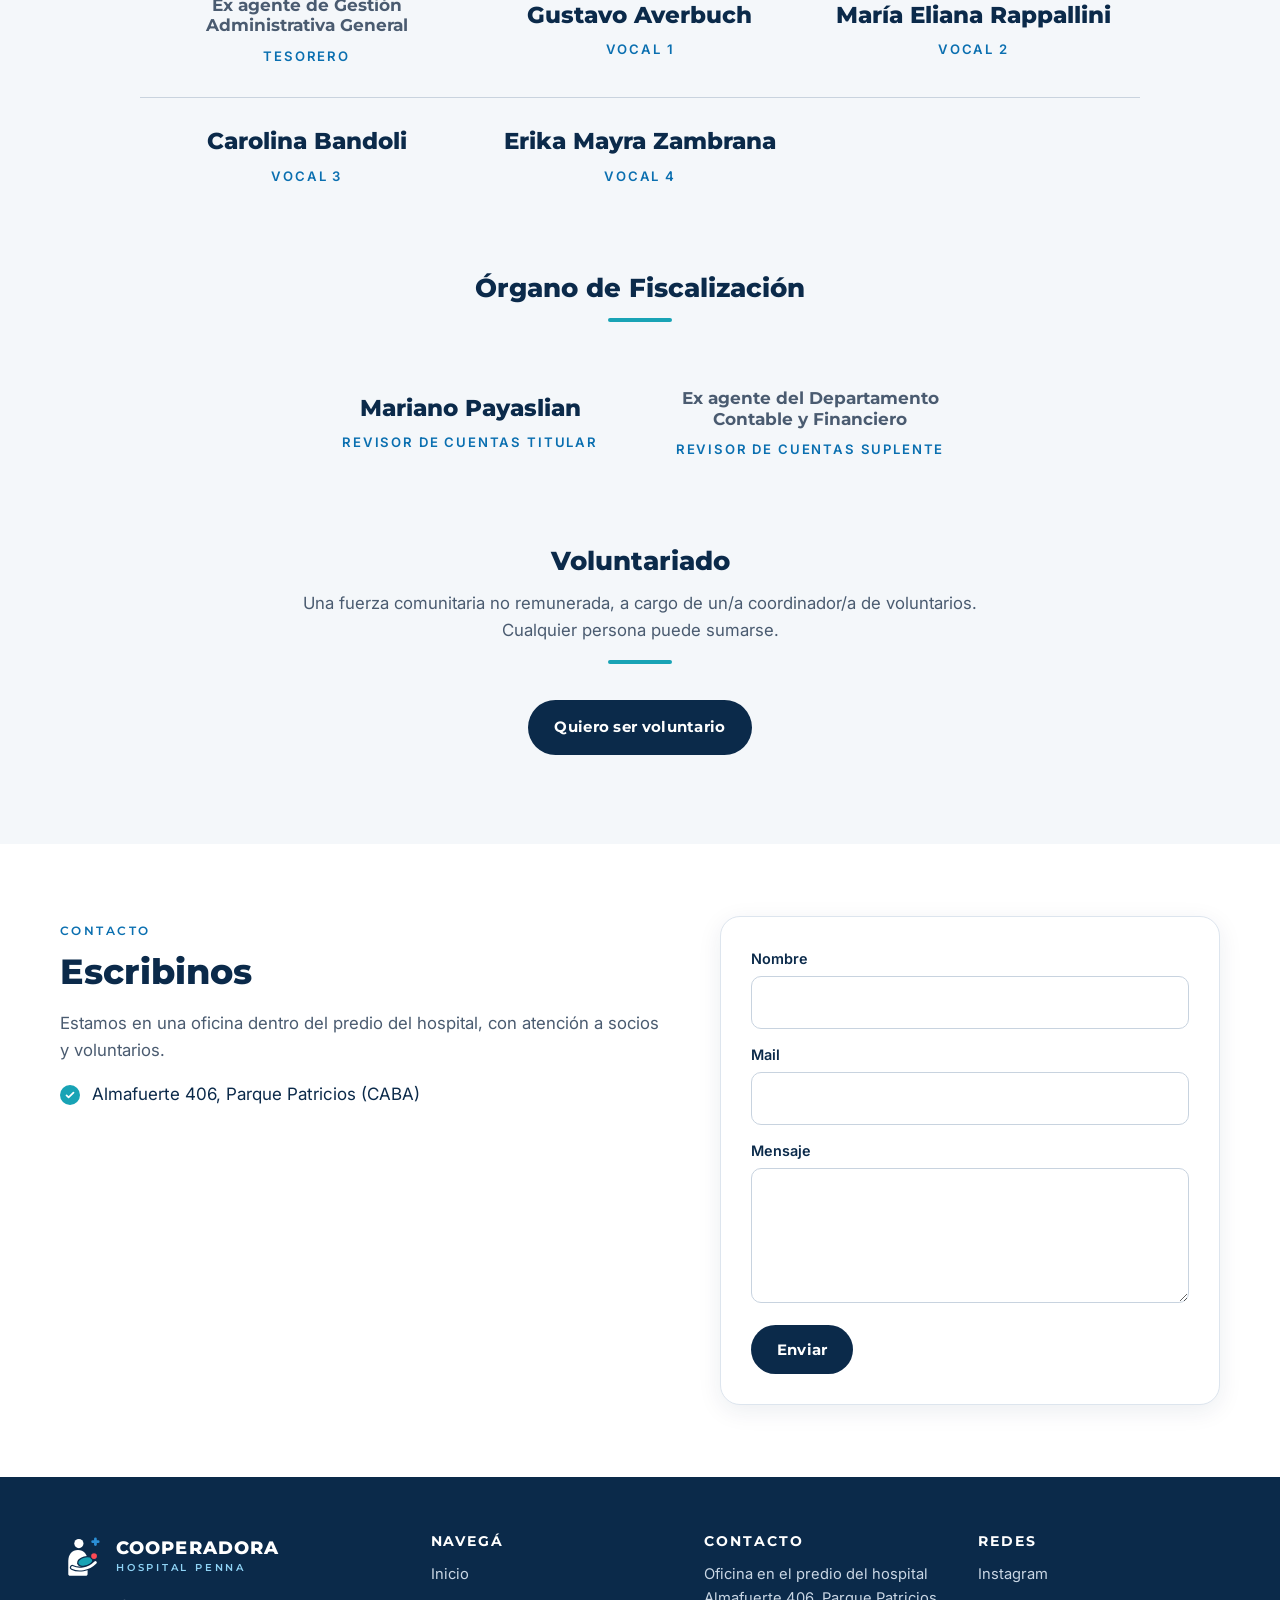
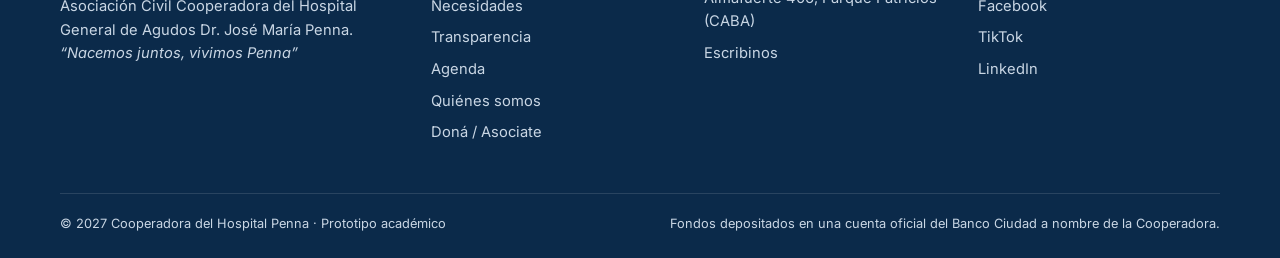
<file: nosotros.html>
<!doctype html>
<html lang="es-AR">
<head>
  <meta charset="utf-8">
  <meta name="viewport" content="width=device-width, initial-scale=1">
  <meta name="robots" content="noindex, nofollow">
  <title>Quiénes somos · Cooperadora Hospital Penna</title>
  <meta name="description" content="La Asociación Civil Cooperadora del Hospital Penna: quiénes somos, cómo nos organizamos y bajo qué normativa.">
  <link rel="icon" href="img/isotipo.svg" type="image/svg+xml">
  <link rel="preconnect" href="https://fonts.googleapis.com">
  <link rel="preconnect" href="https://fonts.gstatic.com" crossorigin>
  <link href="https://fonts.googleapis.com/css2?family=Inter:wght@400;500;600;700&family=Montserrat:wght@600;700;800&display=swap" rel="stylesheet">
  <link rel="stylesheet" href="css/estilos.css">
</head>
<body data-pagina="nosotros">
  <div id="encabezado"></div>

  <main id="contenido">
    <section class="hero-chico">
      <div class="contenedor">
        <span class="antetitulo">Quiénes somos</span>
        <h1>Una cooperadora para el próximo siglo del Penna</h1>
        <p>El Hospital Penna cumplió 100 años el 22 de diciembre de 2026. “Un siglo de compromiso, salud y humanidad.” La Cooperadora nace para que la comunidad del sur de la Ciudad pueda acompañarlo en los próximos cien.</p>
      </div>
    </section>

    <section class="seccion">
      <div class="contenedor dos-columnas">
        <div>
          <span class="antetitulo">Por qué existimos</span>
          <h2>El hospital no puede recibir donaciones directas</h2>
          <p>El Penna es un hospital público y gratuito del Gobierno de la Ciudad, en Parque Patricios (Comuna 4). Atiende a toda la comunidad del sur porteño y del conurbano, con un fuerte perfil materno-infantil desde su fundación en 1926.</p>
          <p>Por su encuadre legal, no tiene personería jurídica propia ni puede recibir dinero de vecinos o empresas. Y su presupuesto se destina, con razón, a lo médico crítico: no alcanza para mobiliario, confort en salas de espera o tecnología complementaria.</p>
          <p><strong>La Cooperadora es la vía formal para canalizar esa voluntad de ayudar</strong>, en el marco de la Ordenanza N° 35.514 sobre cooperadoras de hospitales de la Ciudad.</p>
        </div>
        <div class="foto-redonda">
          <img src="img/fachada.jpg" alt="Fachada del Hospital General de Agudos Dr. José María Penna" loading="lazy">
        </div>
      </div>
    </section>

    <section class="seccion seccion--gris">
      <div class="contenedor">
        <div class="titulo-seccion titulo-seccion--centro">
          <span class="antetitulo">Autoridades</span>
          <h2>Comisión Directiva</h2>
          <p class="bajada">Ocho integrantes ad honorem: ex directivos y agentes del hospital, junto a referentes de empresas del sector tecnológico, de la salud y del marketing.</p>
          <div class="linea-turquesa"></div>
        </div>
        <div class="autoridades">
          <div class="autoridad"><p class="nombre nombre--perfil">Ex director médico del hospital</p><p class="cargo">Presidente</p></div>
          <div class="autoridad"><p class="nombre nombre--perfil">Ex subdirector médico del hospital</p><p class="cargo">Vicepresidente</p></div>
          <div class="autoridad"><p class="nombre nombre--perfil">Ex agente de Gestión Administrativa, Económica y Financiera</p><p class="cargo">Secretaria General</p></div>
          <div class="autoridad"><p class="nombre nombre--perfil">Ex agente de Gestión Administrativa General</p><p class="cargo">Tesorero</p></div>
          <div class="autoridad"><p class="nombre">Gustavo Averbuch</p><p class="cargo">Vocal 1</p></div>
          <div class="autoridad"><p class="nombre">María Eliana Rappallini</p><p class="cargo">Vocal 2</p></div>
          <div class="autoridad"><p class="nombre">Carolina Bandoli</p><p class="cargo">Vocal 3</p></div>
          <div class="autoridad"><p class="nombre">Erika Mayra Zambrana</p><p class="cargo">Vocal 4</p></div>
        </div>

        <div class="titulo-seccion titulo-seccion--centro" style="margin-top:56px">
          <h2 style="font-size:1.6rem">Órgano de Fiscalización</h2>
          <div class="linea-turquesa"></div>
        </div>
        <div class="autoridades autoridades--2">
          <div class="autoridad"><p class="nombre">Mariano Payaslian</p><p class="cargo">Revisor de cuentas titular</p></div>
          <div class="autoridad"><p class="nombre nombre--perfil">Ex agente del Departamento Contable y Financiero</p><p class="cargo">Revisor de cuentas suplente</p></div>
        </div>

        <div class="titulo-seccion titulo-seccion--centro" style="margin-top:56px">
          <h2 style="font-size:1.6rem">Voluntariado</h2>
          <p class="bajada">Una fuerza comunitaria no remunerada, a cargo de un/a coordinador/a de voluntarios. Cualquier persona puede sumarse.</p>
          <div class="linea-turquesa"></div>
        </div>
        <p style="text-align:center;margin-top:8px"><a class="btn btn--primario" href="agenda.html#voluntariado">Quiero ser voluntario</a></p>
      </div>
    </section>

    <section class="seccion" id="contacto">
      <div class="contenedor dos-columnas" style="align-items:start">
        <div>
          <span class="antetitulo">Contacto</span>
          <h2>Escribinos</h2>
          <p class="bajada">Estamos en una oficina dentro del predio del hospital, con atención a socios y voluntarios.</p>
          <ul class="lista-check">
            <li>Almafuerte 406, Parque Patricios (CABA)</li>
          </ul>
        </div>
        <form class="form-donacion" data-simulado="Recibimos tu consulta. Te vamos a responder a la brevedad." novalidate>
          <div class="campo"><label for="c-nombre">Nombre</label><input id="c-nombre" type="text" autocomplete="name"></div>
          <div class="campo"><label for="c-mail">Mail</label><input id="c-mail" type="email" autocomplete="email"></div>
          <div class="campo"><label for="c-msj">Mensaje</label><textarea id="c-msj" rows="4"></textarea></div>
          <button class="btn btn--primario" type="submit">Enviar</button>
        </form>
      </div>
    </section>
  </main>

  <div id="pie"></div>
  <script src="js/datos.js"></script>
  <script src="js/main.js"></script>
</body>
</html>
</file>
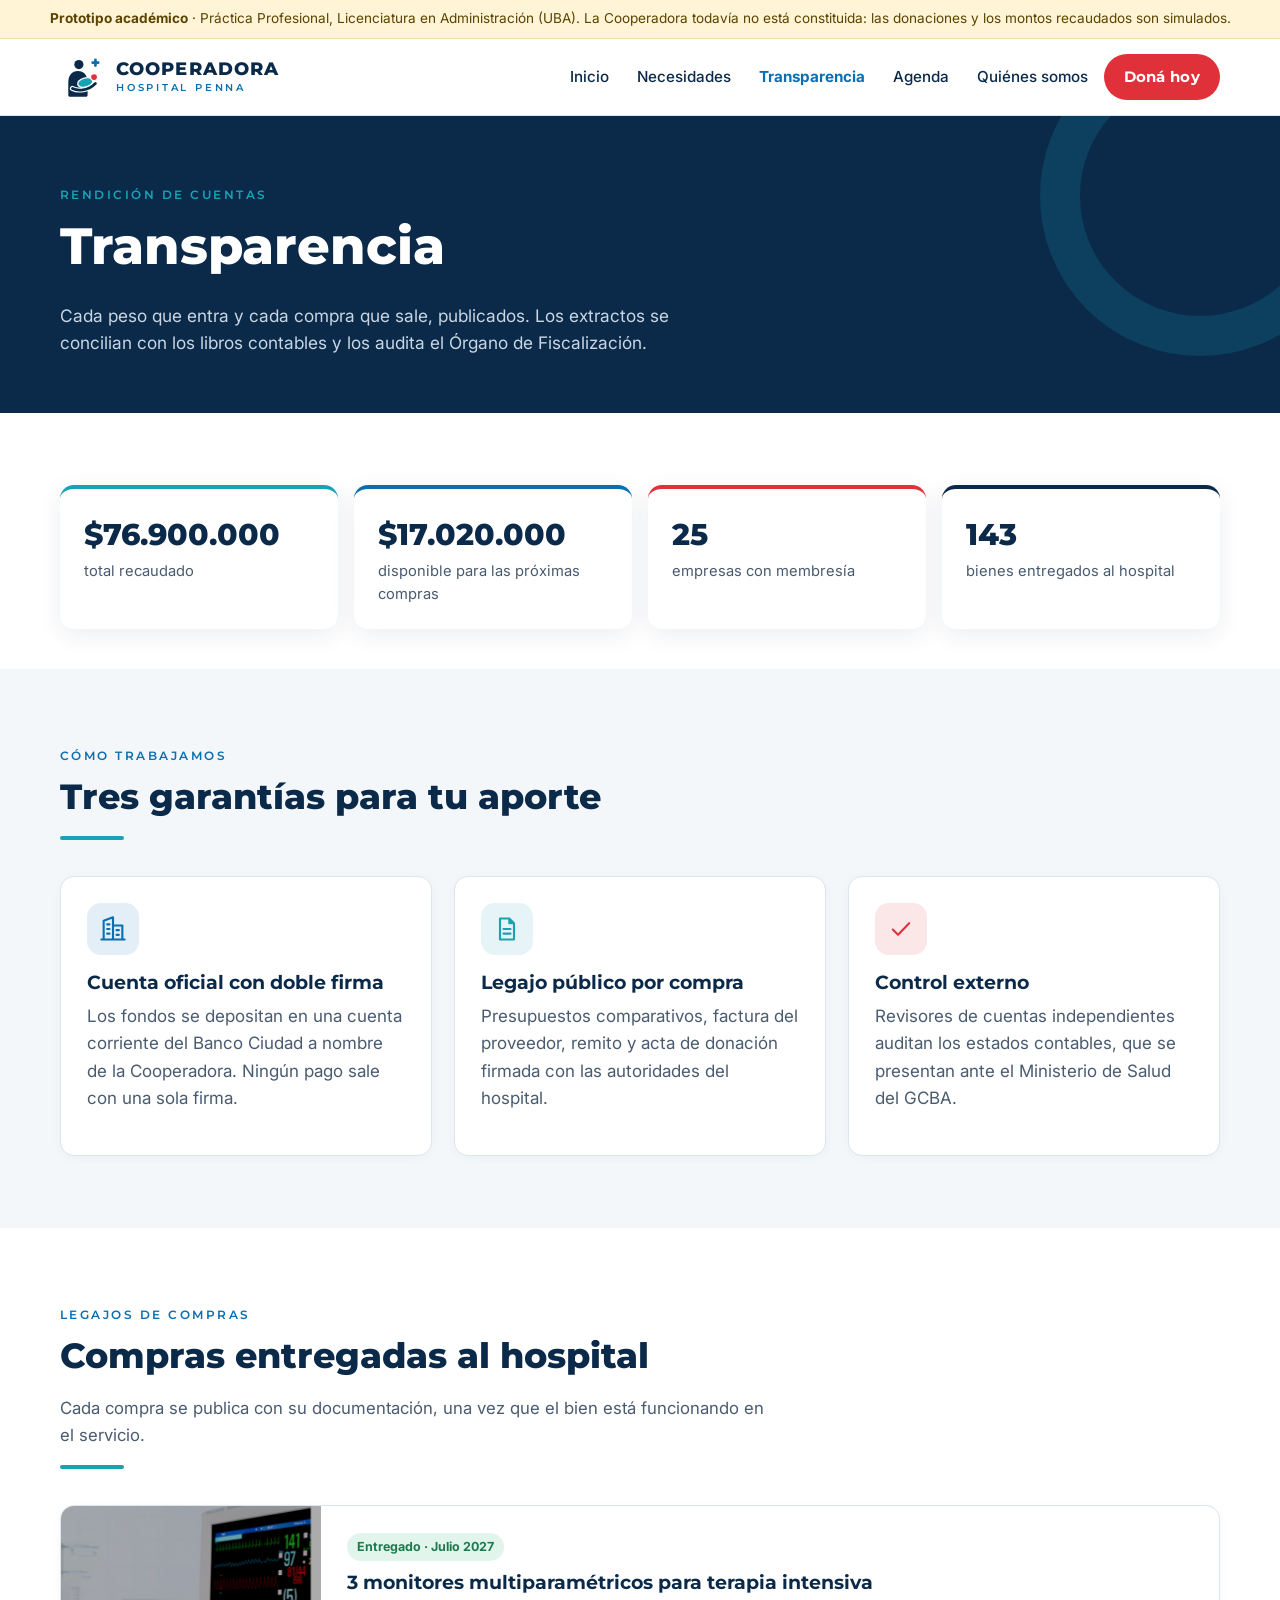
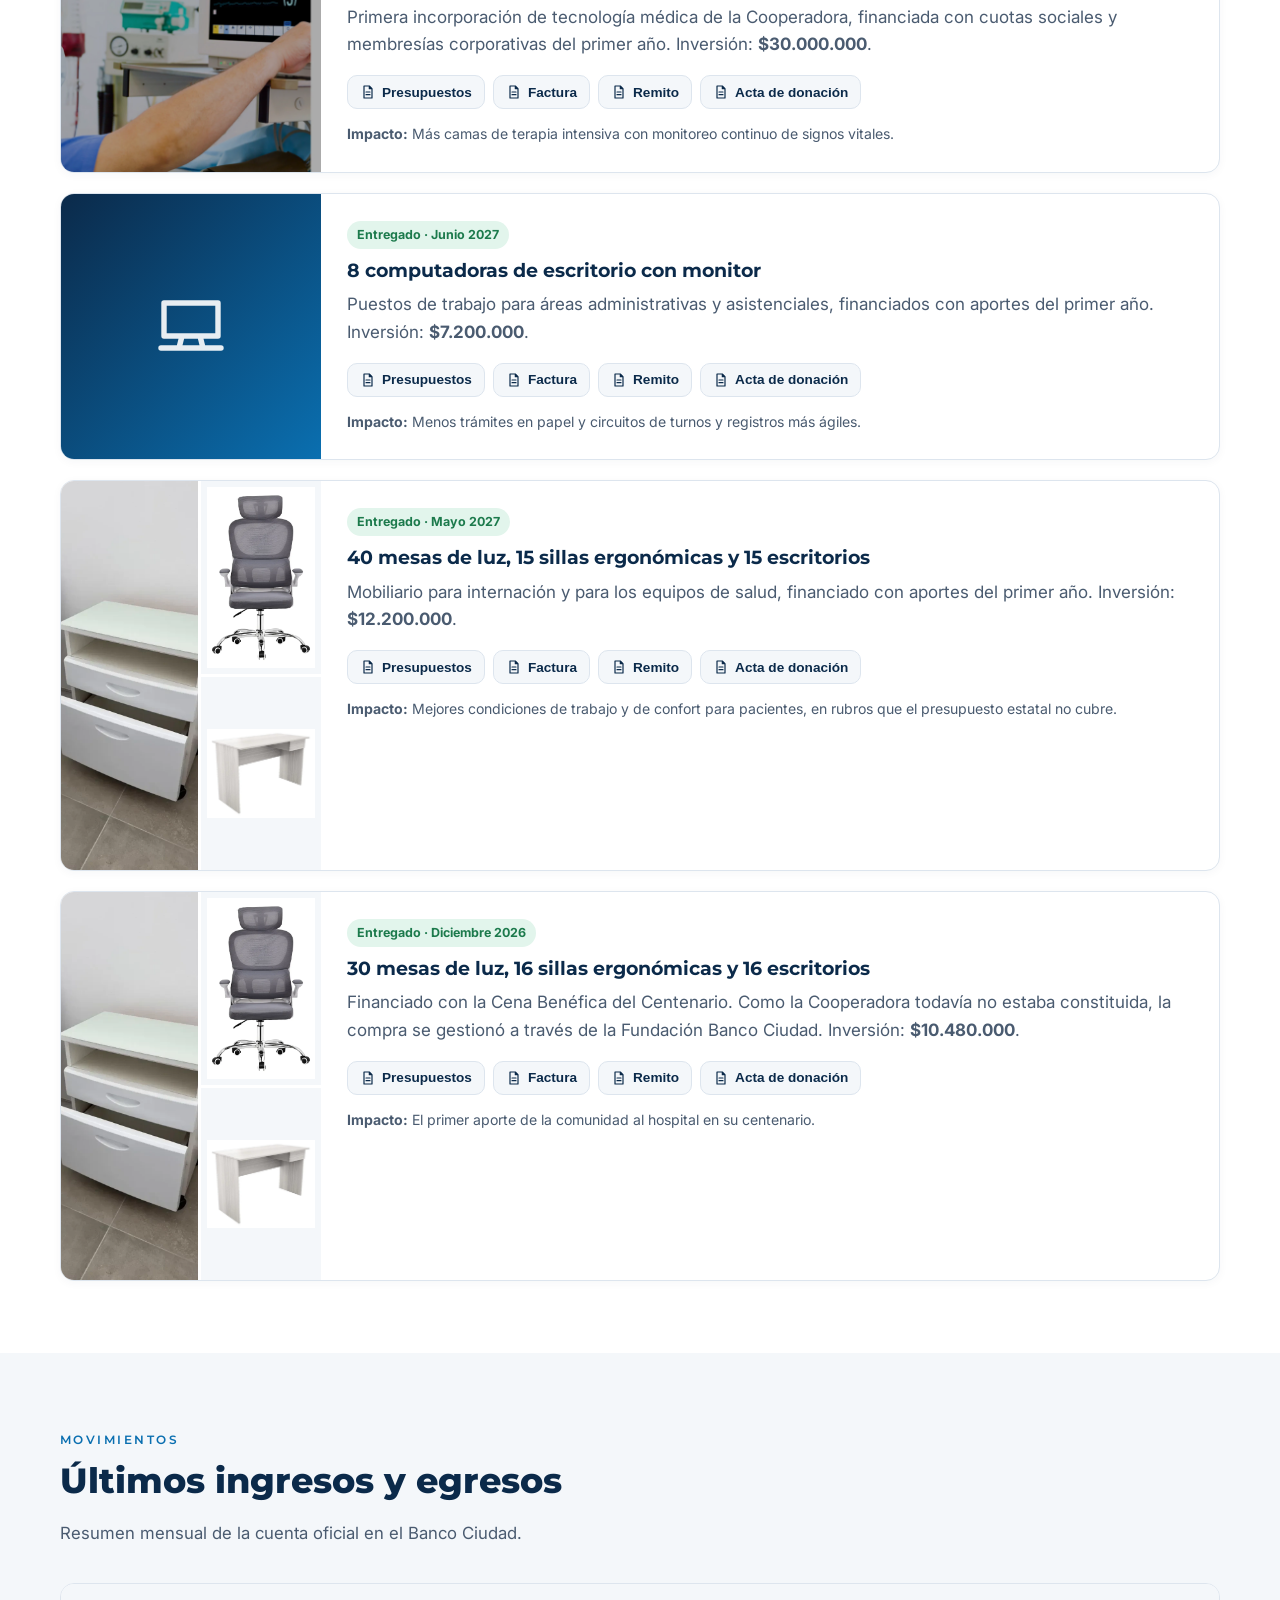
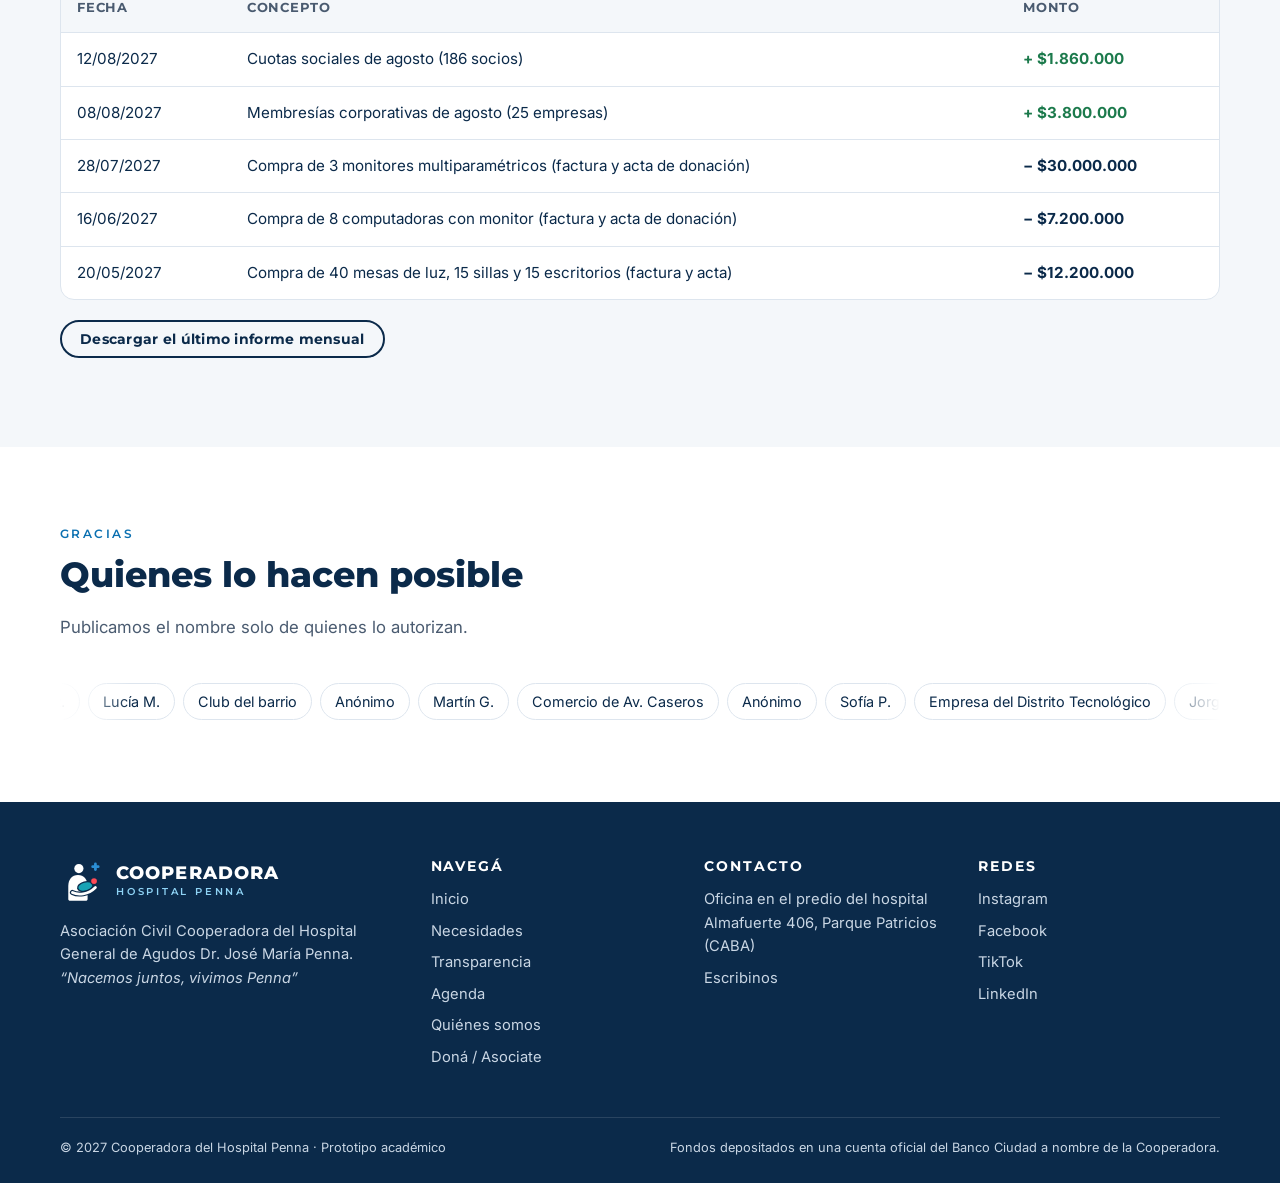
<file: transparencia.html>
<!doctype html>
<html lang="es-AR">
<head>
  <meta charset="utf-8">
  <meta name="viewport" content="width=device-width, initial-scale=1">
  <meta name="robots" content="noindex, nofollow">
  <title>Transparencia · Cooperadora Hospital Penna</title>
  <meta name="description" content="Rendición de cuentas de la Cooperadora del Hospital Penna: recaudación, compras, facturas y actas de donación.">
  <link rel="icon" href="img/isotipo.svg" type="image/svg+xml">
  <link rel="preconnect" href="https://fonts.googleapis.com">
  <link rel="preconnect" href="https://fonts.gstatic.com" crossorigin>
  <link href="https://fonts.googleapis.com/css2?family=Inter:wght@400;500;600;700&family=Montserrat:wght@600;700;800&display=swap" rel="stylesheet">
  <link rel="stylesheet" href="css/estilos.css">
</head>
<body data-pagina="transparencia">
  <div id="encabezado"></div>

  <main id="contenido">
    <section class="hero-chico">
      <div class="contenedor">
        <span class="antetitulo">Rendición de cuentas</span>
        <h1>Transparencia</h1>
        <p>Cada peso que entra y cada compra que sale, publicados. Los extractos se concilian con los libros contables y los audita el Órgano de Fiscalización.</p>
      </div>
    </section>

    <section class="seccion" style="padding-bottom:40px">
      <div class="contenedor">
        <div class="contadores" style="margin-top:0">
          <div class="contador">
            <div class="numero" data-contador="recaudado">$0</div>
            <div class="etiqueta">total recaudado</div>
          </div>
          <div class="contador">
            <div class="numero" data-contador="saldo">$0</div>
            <div class="etiqueta">disponible para las próximas compras</div>
          </div>
          <div class="contador">
            <div class="numero" data-contador="empresas">0</div>
            <div class="etiqueta">empresas con membresía</div>
          </div>
          <div class="contador">
            <div class="numero" data-contador="entregas">0</div>
            <div class="etiqueta">bienes entregados al hospital</div>
          </div>
        </div>
      </div>
    </section>

    <!-- Cómo garantizamos la transparencia -->
    <section class="seccion seccion--gris">
      <div class="contenedor">
        <div class="titulo-seccion">
          <span class="antetitulo">Cómo trabajamos</span>
          <h2>Tres garantías para tu aporte</h2>
          <div class="linea-turquesa"></div>
        </div>
        <div class="grilla grilla-3">
          <article class="tarjeta">
            <div class="icono icono--azul" data-icono="empresa"></div>
            <h3>Cuenta oficial con doble firma</h3>
            <p>Los fondos se depositan en una cuenta corriente del Banco Ciudad a nombre de la Cooperadora. Ningún pago sale con una sola firma.</p>
          </article>
          <article class="tarjeta">
            <div class="icono" data-icono="documento"></div>
            <h3>Legajo público por compra</h3>
            <p>Presupuestos comparativos, factura del proveedor, remito y acta de donación firmada con las autoridades del hospital.</p>
          </article>
          <article class="tarjeta">
            <div class="icono icono--rojo" data-icono="check"></div>
            <h3>Control externo</h3>
            <p>Revisores de cuentas independientes auditan los estados contables, que se presentan ante el Ministerio de Salud del GCBA.</p>
          </article>
        </div>
      </div>
    </section>

    <!-- Legajos de compras -->
    <section class="seccion" id="legajos">
      <div class="contenedor">
        <div class="titulo-seccion">
          <span class="antetitulo">Legajos de compras</span>
          <h2>Compras entregadas al hospital</h2>
          <p class="bajada">Cada compra se publica con su documentación, una vez que el bien está funcionando en el servicio.</p>
          <div class="linea-turquesa"></div>
        </div>

        <div id="lista-legajos"></div>
      </div>
    </section>

    <!-- Movimientos -->
    <section class="seccion seccion--gris">
      <div class="contenedor">
        <div class="titulo-seccion">
          <span class="antetitulo">Movimientos</span>
          <h2>Últimos ingresos y egresos</h2>
          <p class="bajada">Resumen mensual de la cuenta oficial en el Banco Ciudad.</p>
        </div>
        <div class="tabla-wrap">
          <table>
            <thead><tr><th scope="col">Fecha</th><th scope="col">Concepto</th><th scope="col">Monto</th></tr></thead>
            <tbody id="tabla-movimientos"></tbody>
          </table>
        </div>
        <p style="margin-top:20px"><button class="btn btn--secundario btn--chico" data-documento="el último informe mensual (agosto 2027)" data-motivo="controlar los ingresos, los egresos y el saldo de la cuenta">Descargar el último informe mensual</button></p>
      </div>
    </section>

    <!-- Agradecimientos -->
    <section class="seccion">
      <div class="contenedor">
        <div class="titulo-seccion">
          <span class="antetitulo">Gracias</span>
          <h2>Quienes lo hacen posible</h2>
          <p class="bajada">Publicamos el nombre solo de quienes lo autorizan.</p>
        </div>
        <div class="donantes" id="lista-donantes"></div>
      </div>
    </section>
  </main>

  <div id="pie"></div>
  <script src="js/datos.js"></script>
  <script src="js/main.js"></script>
</body>
</html>
</file>
<file: css/estilos.css>
/* ==========================================================
   Cooperadora del Hospital Penna — Prototipo académico
   Paleta y tipografías según Guia_de_marca_Cooperadora_Penna.md
   ========================================================== */

:root {
  --azul-penna: #0B2A4A;
  --azul-salud: #0A6FB0;
  --turquesa: #18A3B5;
  --rojo: #E0313B;
  --rojo-hover: #C4232D;
  --blanco: #FFFFFF;
  --gris-fondo: #F4F7FA;
  --gris-texto: #4A5B70;
  --celeste-negativo: #8FD3F5;
  --borde: #DDE5EE;

  --font-titulos: "Montserrat", Arial, sans-serif;
  --font-texto: "Inter", Calibri, Arial, sans-serif;

  --radio: 14px;
  --sombra: 0 6px 24px rgba(11, 42, 74, .08);
  --ancho: 1160px;
}

*, *::before, *::after { box-sizing: border-box; }

html { scroll-behavior: smooth; }

body {
  margin: 0;
  font-family: var(--font-texto);
  font-size: 17px;
  line-height: 1.6;
  color: var(--azul-penna);
  background: var(--blanco);
}

img { max-width: 100%; display: block; }

/* Los destinos de los links (#ancla) quedan por debajo del menú fijo */
[id] { scroll-margin-top: 110px; }
/* Resalta unos segundos el elemento al que se llegó con "Leer más" o "Ver la rendición".
   Es una animación para que le gane al sombreado propio de las tarjetas y se desvanezca al final. */
.resaltado { animation: resaltar 3s ease-out; }
@keyframes resaltar {
  0%, 75% { box-shadow: 0 0 0 4px var(--turquesa), 0 10px 30px rgba(11, 42, 74, .18); }
  100% { box-shadow: 0 0 0 0 rgba(24, 163, 181, 0), 0 2px 10px rgba(11, 42, 74, .04); }
}

/* Lo oculto con el atributo hidden se oculta siempre (ej.: tarjetas filtradas) */
[hidden] { display: none !important; }

a { color: var(--azul-salud); }
a:hover { color: var(--azul-penna); }

h1, h2, h3, h4 {
  font-family: var(--font-titulos);
  line-height: 1.2;
  margin: 0 0 .5em;
  color: var(--azul-penna);
}
h1 { font-size: clamp(2rem, 4.5vw, 3.2rem); font-weight: 800; }
h2 { font-size: clamp(1.6rem, 3vw, 2.2rem); font-weight: 800; }
h3 { font-size: 1.2rem; font-weight: 700; }

p { margin: 0 0 1em; }

.contenedor { width: min(var(--ancho), 100% - 32px); margin-inline: auto; }

.saltar {
  position: absolute; left: -999px; top: 8px;
  background: var(--azul-penna); color: #fff; padding: 8px 14px; border-radius: 8px; z-index: 100;
}
.saltar:focus { left: 8px; }

:focus-visible { outline: 3px solid var(--turquesa); outline-offset: 2px; }

/* ---------- Aviso de prototipo ---------- */
.aviso-prototipo {
  background: #FFF4D6;
  color: #5B4300;
  font-size: .85rem;
  text-align: center;
  padding: 8px 16px;
  border-bottom: 1px solid #F1DFA6;
}
.aviso-prototipo strong { font-weight: 700; }

/* ---------- Encabezado ---------- */
.encabezado {
  position: sticky; top: 0; z-index: 50;
  background: rgba(255, 255, 255, .97);
  border-bottom: 1px solid var(--borde);
  backdrop-filter: blur(6px);
}
.encabezado .contenedor {
  display: flex; align-items: center; justify-content: space-between; gap: 16px;
  min-height: 76px;
}

.logo { display: flex; align-items: center; gap: 10px; text-decoration: none; }
.logo svg { width: 46px; height: 46px; flex: none; }
.logo-texto { display: flex; flex-direction: column; line-height: 1; }
.logo-texto .l1 {
  font-family: var(--font-titulos); font-weight: 800; letter-spacing: .06em;
  font-size: 1.15rem; color: var(--azul-penna);
}
.logo-texto .l2 {
  font-family: var(--font-titulos); font-weight: 600; letter-spacing: .28em;
  font-size: .62rem; color: var(--azul-salud); margin-top: 5px;
}
.logo--negativo .l1 { color: #fff; }
.logo--negativo .l2 { color: var(--celeste-negativo); }

.nav { display: flex; align-items: center; gap: 4px; }
.nav a {
  text-decoration: none; color: var(--azul-penna); font-weight: 500; font-size: .95rem;
  padding: 8px 12px; border-radius: 8px;
}
.nav a:hover { background: var(--gris-fondo); }
.nav a[aria-current="page"] { color: var(--azul-salud); font-weight: 700; }
/* El botón "Doná hoy" del menú conserva su estilo (los estilos de .nav a no lo pisan) */
.nav a.btn--donar { background: var(--rojo); color: #fff; padding: 9px 18px; border-radius: 999px; font-weight: 700; }
.nav a.btn--donar:hover, .nav a.btn--donar:focus-visible { background: var(--rojo-hover); color: #fff; }

.menu-btn {
  display: none; background: none; border: 1px solid var(--borde); border-radius: 10px;
  padding: 8px 12px; font: inherit; font-weight: 600; color: var(--azul-penna); cursor: pointer;
}

/* ---------- Botones ---------- */
.btn {
  display: inline-flex; align-items: center; justify-content: center; gap: 8px;
  font-family: var(--font-titulos); font-weight: 700; font-size: .95rem;
  text-decoration: none; letter-spacing: .02em;
  padding: 13px 24px; border-radius: 999px; border: 2px solid transparent;
  cursor: pointer; transition: background .15s, color .15s, transform .15s;
}
.btn:hover { transform: translateY(-1px); }
.btn--donar { background: var(--rojo); color: #fff; }
.btn--donar:hover { background: var(--rojo-hover); color: #fff; }
.btn--primario { background: var(--azul-penna); color: #fff; }
.btn--primario:hover { background: var(--azul-salud); color: #fff; }
.btn--secundario { background: transparent; color: var(--azul-penna); border-color: var(--azul-penna); }
.btn--secundario:hover { background: var(--azul-penna); color: #fff; }
.btn--claro { background: #fff; color: var(--azul-penna); }
.btn--claro:hover { background: var(--gris-fondo); color: var(--azul-penna); }
.btn--chico { padding: 9px 18px; font-size: .85rem; }

/* ---------- Secciones ---------- */
.seccion { padding: 72px 0; }
.seccion--gris { background: var(--gris-fondo); }
.seccion--oscura { background: var(--azul-penna); color: #fff; }
.seccion--oscura h2, .seccion--oscura h3 { color: #fff; }

.titulo-seccion { max-width: 720px; margin-bottom: 36px; }
.titulo-seccion--centro { margin-inline: auto; text-align: center; }
.antetitulo {
  display: inline-block; font-family: var(--font-titulos); font-weight: 600;
  font-size: .78rem; letter-spacing: .2em; text-transform: uppercase;
  color: var(--azul-salud); margin-bottom: 10px; /* Azul salud: subtítulos según la guía de marca, buen contraste sobre blanco */
}
.hero-chico .antetitulo { color: var(--turquesa); } /* sobre fondo oscuro el turquesa se lee bien */
.linea-turquesa { width: 64px; height: 4px; background: var(--turquesa); border-radius: 4px; margin: 14px 0 0; }
.titulo-seccion--centro .linea-turquesa { margin-inline: auto; }
.bajada { color: var(--gris-texto); font-size: 1.05rem; }
.seccion--oscura .bajada { color: #C9D6E4; }

/* ---------- Hero ---------- */
.hero {
  position: relative; color: #fff; min-height: 560px; display: flex; align-items: center;
  background: var(--azul-penna) url("../img/fachada.jpg") center 35% / cover no-repeat;
}
.hero::before {
  content: ""; position: absolute; inset: 0;
  background: linear-gradient(90deg, rgba(11, 42, 74, .94) 0%, rgba(11, 42, 74, .78) 45%, rgba(11, 42, 74, .25) 100%);
}
.hero .contenedor { position: relative; padding: 80px 0; }
.hero h1 { color: #fff; max-width: 640px; }
.hero .lema {
  font-family: var(--font-titulos); font-weight: 600; letter-spacing: .12em; text-transform: uppercase;
  color: var(--celeste-negativo); font-size: .9rem; margin-bottom: 14px;
}
.hero p { max-width: 560px; font-size: 1.12rem; color: #E3ECF5; }
.hero .acciones { display: flex; flex-wrap: wrap; gap: 12px; margin-top: 28px; }
.hero .credito {
  position: absolute; right: 12px; bottom: 8px; font-size: .7rem; color: rgba(255,255,255,.7);
}

.hero-chico {
  background: var(--azul-penna); color: #fff; padding: 64px 0 56px; position: relative; overflow: hidden;
}
.hero-chico::after {
  content: ""; position: absolute; right: -80px; top: -80px; width: 320px; height: 320px;
  border-radius: 50%; border: 40px solid rgba(24, 163, 181, .18);
}
.hero-chico h1 { color: #fff; }
.hero-chico p { color: #C9D6E4; max-width: 680px; font-size: 1.08rem; margin: 0; }

/* ---------- Contadores ---------- */
.contadores {
  display: grid; grid-template-columns: repeat(auto-fit, minmax(200px, 1fr)); gap: 16px;
  margin-top: -56px; position: relative; z-index: 2;
}
.contador {
  background: #fff; border-radius: var(--radio); box-shadow: var(--sombra); padding: 22px 24px;
  border-top: 4px solid var(--turquesa);
}
.contador:nth-child(2) { border-top-color: var(--azul-salud); }
.contador:nth-child(3) { border-top-color: var(--rojo); }
.contador:nth-child(4) { border-top-color: var(--azul-penna); }
.contador .numero { font-family: var(--font-titulos); font-weight: 800; font-size: 1.9rem; color: var(--azul-penna); }
.contador .etiqueta { color: var(--gris-texto); font-size: .92rem; }
.contador .demo { font-size: .72rem; color: #9A7B1E; font-weight: 600; text-transform: uppercase; letter-spacing: .08em; }

/* ---------- Tarjetas ---------- */
.grilla { display: grid; gap: 22px; }
.grilla-3 { grid-template-columns: repeat(auto-fit, minmax(260px, 1fr)); }
.grilla-2 { grid-template-columns: repeat(auto-fit, minmax(320px, 1fr)); }

.tarjeta {
  background: #fff; border: 1px solid var(--borde); border-radius: var(--radio);
  padding: 26px; box-shadow: 0 2px 10px rgba(11, 42, 74, .04);
  display: flex; flex-direction: column;
}
.tarjeta p { color: var(--gris-texto); }
.tarjeta .btn, .tarjeta .enlace { margin-top: auto; align-self: flex-start; }
.enlace { font-weight: 700; text-decoration: none; font-family: var(--font-titulos); font-size: .92rem; }
.enlace::after { content: " →"; }

.icono {
  width: 52px; height: 52px; border-radius: 14px; display: grid; place-items: center;
  background: #E6F4F7; color: var(--turquesa); margin-bottom: 16px;
}
.icono svg { width: 28px; height: 28px; }
.icono--azul { background: #E3EEF7; color: var(--azul-salud); }
.icono--rojo { background: #FCE7E8; color: var(--rojo); }

/* Bloque dos columnas texto + imagen */
.dos-columnas { display: grid; grid-template-columns: 1.1fr .9fr; gap: 48px; align-items: center; }
.foto-redonda { border-radius: 20px; overflow: hidden; box-shadow: var(--sombra); }
.foto-redonda img { width: 100%; height: 440px; object-fit: cover; }

.lista-check { list-style: none; padding: 0; margin: 0 0 1.4em; }
.lista-check li { padding-left: 32px; position: relative; margin-bottom: 10px; }
.lista-check li::before {
  content: ""; position: absolute; left: 0; top: 4px; width: 20px; height: 20px; border-radius: 50%;
  background: var(--turquesa) url("data:image/svg+xml,%3Csvg xmlns='http://www.w3.org/2000/svg' viewBox='0 0 20 20'%3E%3Cpath d='M5 10.5l3 3 7-7' fill='none' stroke='white' stroke-width='2.4' stroke-linecap='round' stroke-linejoin='round'/%3E%3C/svg%3E") center/14px no-repeat;
}

/* ---------- Necesidades ---------- */
.necesidad .etapa {
  display: inline-block; font-size: .72rem; font-weight: 700; letter-spacing: .08em; text-transform: uppercase;
  padding: 4px 10px; border-radius: 999px; background: var(--gris-fondo); color: var(--gris-texto);
  margin-bottom: 12px; align-self: flex-start;
}
.necesidad .etapa--completa { background: #E2F5EC; color: #1C7A4C; }
.necesidad h3 { margin-bottom: 6px; }
.necesidad .servicio { font-size: .88rem; color: var(--azul-salud); font-weight: 600; margin-bottom: 10px; }
.necesidad .detalle { font-size: .93rem; }

.entregadas {
  display: flex; align-items: center; gap: 8px; font-size: .88rem; color: #1C7A4C;
  background: #E2F5EC; border-radius: 10px; padding: 8px 12px; margin: 4px 0 0;
}
.entregadas svg { width: 18px; height: 18px; flex: none; }
.entregadas strong { color: #1C7A4C; }

.legajo-icono {
  display: grid; place-items: center; min-height: 240px; height: 100%;
  background: linear-gradient(135deg, var(--azul-penna), var(--azul-salud)); color: #fff;
}
.legajo-icono svg { width: 72px; height: 72px; opacity: .9; }
#lista-legajos { display: grid; gap: 20px; }
.documento svg { width: 16px; height: 16px; }

.barra { margin: 16px 0 8px; }
.barra-pista { height: 12px; background: #E7EDF3; border-radius: 999px; overflow: hidden; }
.barra-relleno {
  height: 100%; width: 0; border-radius: 999px;
  background: linear-gradient(90deg, var(--azul-salud), var(--turquesa));
  transition: width 1.2s ease;
}
.barra-relleno.completa { background: linear-gradient(90deg, #1C7A4C, #2FB37A); }
.barra-datos { display: flex; justify-content: space-between; gap: 8px; font-size: .86rem; margin-top: 8px; color: var(--gris-texto); }
.barra-datos strong { color: var(--azul-penna); }

.filtros { display: flex; flex-wrap: wrap; gap: 8px; margin-bottom: 28px; }
.filtro {
  border: 1px solid var(--borde); background: #fff; border-radius: 999px; padding: 8px 16px;
  font: inherit; font-size: .9rem; font-weight: 600; color: var(--azul-penna); cursor: pointer;
}
.filtro[aria-pressed="true"] { background: var(--azul-penna); color: #fff; border-color: var(--azul-penna); }

.historia {
  border-left: 4px solid var(--rojo); background: #fff; border-radius: 0 var(--radio) var(--radio) 0;
  padding: 22px 26px; box-shadow: var(--sombra);
}

/* ---------- Donar ---------- */
.pestanas { display: inline-flex; background: var(--gris-fondo); border-radius: 999px; padding: 5px; margin-bottom: 30px; }
.pestana {
  border: 0; background: transparent; font: inherit; font-family: var(--font-titulos); font-weight: 700;
  padding: 10px 24px; border-radius: 999px; color: var(--gris-texto); cursor: pointer;
}
.pestana[aria-selected="true"] { background: var(--azul-penna); color: #fff; }

.panel[hidden] { display: none; }

.form-donacion {
  background: #fff; border: 1px solid var(--borde); border-radius: 20px; padding: 30px; box-shadow: var(--sombra);
}
.tipo-aporte { display: grid; grid-template-columns: 1fr 1fr; gap: 10px; margin-bottom: 20px; }
.opcion input, .monto input { position: absolute; opacity: 0; pointer-events: none; }
.opcion label {
  display: block; border: 2px solid var(--borde); border-radius: 12px; padding: 14px; cursor: pointer; text-align: center;
  font-weight: 600;
}
.opcion label small { display: block; font-weight: 400; color: var(--gris-texto); font-size: .82rem; }
.opcion input:checked + label { border-color: var(--azul-salud); background: #EEF6FC; }
.opcion input:focus-visible + label, .monto input:focus-visible + label { outline: 3px solid var(--turquesa); outline-offset: 2px; }

.montos { display: grid; grid-template-columns: repeat(3, 1fr); gap: 10px; margin-bottom: 14px; }
.monto label {
  display: block; text-align: center; border: 2px solid var(--borde); border-radius: 12px; padding: 14px 6px;
  font-family: var(--font-titulos); font-weight: 800; font-size: 1.1rem; cursor: pointer;
}
.monto input:checked + label { border-color: var(--rojo); background: #FEF1F2; color: var(--rojo); }

.campo { margin-bottom: 14px; }
.campo label { display: block; font-weight: 600; font-size: .9rem; margin-bottom: 6px; }
.campo input, .campo select, .campo textarea {
  width: 100%; font: inherit; padding: 12px 14px; border: 1px solid #C8D3DF; border-radius: 10px; color: var(--azul-penna);
}
.campo .ayuda { font-size: .8rem; color: var(--gris-texto); margin-top: 4px; }
/* Casilla al final de la frase (ej.: "Quiero que mi aporte figure como anónimo") */
.campo--check { display: flex; align-items: center; gap: 10px; }
.campo--check label { margin: 0; cursor: pointer; }
.campo input[type="checkbox"] {
  width: 18px; height: 18px; padding: 0; margin: 0; flex: none; cursor: pointer; accent-color: var(--azul-salud);
}
.error { color: var(--rojo); font-size: .85rem; min-height: 1.2em; }

.medios { display: flex; flex-wrap: wrap; gap: 8px; margin: 6px 0 18px; }
.medio { font-size: .8rem; font-weight: 600; padding: 6px 12px; border-radius: 8px; background: var(--gris-fondo); color: var(--gris-texto); }

.membresia { text-align: left; position: relative; }
.membresia .precio { font-family: var(--font-titulos); font-weight: 800; font-size: 2rem; color: var(--azul-penna); margin-bottom: 18px; }
.membresia .precio small { font-size: .9rem; font-weight: 600; color: var(--gris-texto); }

.dato-fiscal {
  background: #EEF6FC; border-radius: var(--radio); padding: 20px 24px; border: 1px dashed var(--azul-salud);
}

/* ---------- Transparencia ---------- */
.tabla-wrap { overflow-x: auto; border: 1px solid var(--borde); border-radius: var(--radio); background: #fff; }
table { width: 100%; border-collapse: collapse; font-size: .95rem; }
th, td { text-align: left; padding: 14px 16px; border-bottom: 1px solid var(--borde); }
th { font-family: var(--font-titulos); font-size: .8rem; letter-spacing: .06em; text-transform: uppercase; color: var(--gris-texto); background: var(--gris-fondo); }
tr:last-child td { border-bottom: 0; }
td.monto-celda { font-weight: 700; white-space: nowrap; }
td.monto--ingreso { color: #1C7A4C; }
.mov-fecha { display: none; font-size: .78rem; color: var(--gris-texto); margin-bottom: 2px; }
@media (max-width: 560px) {
  /* Movimientos en celular: dos columnas (concepto con su fecha arriba, y monto) para que el monto se vea sin deslizar */
  .tabla-wrap thead th:first-child, #tabla-movimientos td:first-child { display: none; }
  .mov-fecha { display: block; }
  .tabla-wrap th, .tabla-wrap td { padding: 12px 10px; }
}

.legajo { display: grid; grid-template-columns: 260px 1fr; gap: 0; padding: 0; overflow: hidden; }
.legajo img { width: 100%; height: 100%; object-fit: cover; min-height: 240px; }
.legajo .cuerpo { padding: 26px; }
.documentos { display: flex; flex-wrap: wrap; gap: 8px; margin: 14px 0; }
.documento {
  display: inline-flex; align-items: center; gap: 6px; font-size: .85rem; font-weight: 600;
  padding: 8px 12px; border-radius: 10px; border: 1px solid var(--borde); background: var(--gris-fondo);
  color: var(--azul-penna); text-decoration: none; cursor: pointer;
}
.documento:hover { border-color: var(--azul-salud); }
.estado { display: inline-block; font-size: .78rem; font-weight: 700; padding: 4px 10px; border-radius: 999px; background: #E2F5EC; color: #1C7A4C; }

/* Agradecimientos: una sola línea que se desplaza en forma continua */
.donantes {
  overflow-x: auto; overflow-y: hidden; padding: 6px 0 10px;
  -webkit-mask-image: linear-gradient(90deg, transparent, #000 6%, #000 94%, transparent);
  mask-image: linear-gradient(90deg, transparent, #000 6%, #000 94%, transparent);
  /* Barra de desplazamiento transparente: aparece solo al pasar el cursor */
  scrollbar-width: thin; scrollbar-color: transparent transparent;
}
.donantes:hover { scrollbar-color: rgba(11, 42, 74, .35) transparent; }
.donantes::-webkit-scrollbar { height: 8px; }
.donantes::-webkit-scrollbar-track { background: transparent; }
.donantes::-webkit-scrollbar-thumb { background: transparent; border-radius: 999px; }
.donantes:hover::-webkit-scrollbar-thumb { background: rgba(11, 42, 74, .35); }
.donantes:hover::-webkit-scrollbar-thumb:hover { background: rgba(11, 42, 74, .55); }
.cinta-pista { display: flex; width: max-content; }
.cinta-copia { display: flex; }
.donante {
  background: #fff; border: 1px solid var(--borde); border-radius: 999px; padding: 6px 14px; font-size: .9rem;
  white-space: nowrap; margin-right: 8px;
}

/* ---------- Agenda ---------- */
.evento {
  display: grid; grid-template-columns: 150px 1fr auto; gap: 24px; align-items: center;
  background: #fff; border: 1px solid var(--borde); border-radius: var(--radio); padding: 18px 22px; margin-bottom: 14px;
}
.fecha {
  background: var(--azul-penna); color: #fff; border-radius: 12px; padding: 12px 16px; text-align: left;
}
.fecha .dia { font-family: var(--font-titulos); font-weight: 800; font-size: 1.5rem; line-height: 1.1; }
.fecha .mes { font-family: var(--font-titulos); font-weight: 600; font-size: .7rem; letter-spacing: .2em; text-transform: uppercase; color: var(--celeste-negativo); }
.evento .efemeride { font-size: .85rem; color: var(--gris-texto); margin: 0; }
.evento h3 { margin: 2px 0 6px; }
.evento p { margin: 0; color: var(--gris-texto); font-size: .93rem; }
.campana {
  font-family: var(--font-titulos); font-weight: 700; font-size: .85rem; color: #fff; background: var(--azul-salud);
  padding: 8px 14px; border-radius: 999px; white-space: nowrap;
}

/* ---------- Novedades ---------- */
.novedad { padding: 0; overflow: hidden; }
.novedad img { width: 100%; height: 210px; object-fit: cover; }
.novedad .cuerpo { padding: 22px; display: flex; flex-direction: column; flex: 1; }
.novedad .fecha-nota { font-size: .8rem; color: var(--azul-salud); font-weight: 700; text-transform: uppercase; letter-spacing: .08em; }

/* Collage de 3 fotos: una grande a la izquierda y dos apiladas */
.collage {
  display: grid; grid-template-columns: 1.15fr 1fr; grid-template-rows: 1fr 1fr; gap: 3px;
  height: 210px; background: #fff;
}
.collage img { width: 100%; height: 100%; min-height: 0; }
.collage .collage-0 { grid-row: 1 / 3; object-fit: cover; }
.collage .collage-1, .collage .collage-2 { object-fit: contain; background: var(--gris-fondo); padding: 6px; }
.novedad .collage img { height: 100%; }
.legajo .collage { height: 100%; min-height: 240px; }
.legajo .collage img { min-height: 0; }

/* ---------- Autoridades: nombre grande, cargo chico, filas con línea ---------- */
.autoridades { display: grid; grid-template-columns: repeat(3, 1fr); max-width: 1000px; margin-inline: auto; }
.autoridades--2 { grid-template-columns: repeat(2, 1fr); max-width: 680px; }
.autoridad {
  text-align: center; padding: 30px 20px; border-bottom: 1px solid #C9D3DE;
  display: flex; flex-direction: column; justify-content: center; align-items: center; gap: 10px;
}
.autoridad .nombre {
  font-family: var(--font-titulos); font-weight: 800; font-size: 1.45rem; line-height: 1.2;
  color: var(--azul-penna); margin: 0;
}
.autoridad .nombre--perfil { font-size: 1.08rem; font-weight: 700; color: var(--gris-texto); max-width: 260px; }
.autoridad .cargo {
  margin: 0; font-size: .82rem; font-weight: 600; letter-spacing: .14em; text-transform: uppercase; color: var(--azul-salud);
}
/* La última fila (2 personas en ambos bloques) va sin línea, para que no quede una línea cortada */
.autoridad:nth-last-child(-n+2) { border-bottom: 0; }
.autoridades--completo .autoridad:nth-last-child(3) { border-bottom: 0; }
.autoridades--completo .autoridad .nombre { font-size: 1.25rem; }
@media (max-width: 760px) {
  .autoridades, .autoridades--2 { grid-template-columns: 1fr 1fr; }
}
@media (max-width: 480px) {
  .autoridades, .autoridades--2 { grid-template-columns: 1fr; }
  .autoridad:nth-last-child(2) { border-bottom: 1px solid #C9D3DE; }
}

/* ---------- Organigrama ---------- */
.rol { border-left: 4px solid var(--azul-salud); }
.rol h3 { margin-bottom: 4px; }
.rol .perfil { font-size: .9rem; color: var(--gris-texto); margin: 0; }

/* ---------- CTA final ---------- */
.cta {
  background: linear-gradient(120deg, var(--azul-penna), var(--azul-salud)); color: #fff;
  border-radius: 24px; padding: 48px; display: flex; flex-wrap: wrap; align-items: center; justify-content: space-between; gap: 24px;
}
.cta h2 { color: #fff; margin: 0 0 6px; }
.cta p { color: #D7E6F3; margin: 0; }

/* ---------- Pie ---------- */
.pie { background: var(--azul-penna); color: #C9D6E4; padding: 56px 0 24px; font-size: .92rem; }
.pie .columnas { display: grid; grid-template-columns: 1.4fr 1fr 1fr 1fr; gap: 32px; }
.pie h4 { color: #fff; font-size: .85rem; letter-spacing: .14em; text-transform: uppercase; margin-bottom: 14px; }
.pie a { color: #C9D6E4; text-decoration: none; }
.pie a:hover { color: #fff; }
.pie .red-social { cursor: pointer; } /* se ilumina al pasar el cursor, pero no lleva a ningún lado */
.pie ul { list-style: none; padding: 0; margin: 0; }
.pie li { margin-bottom: 8px; }
.pie .falta { color: var(--celeste-negativo); font-style: italic; }
.pie .legal { border-top: 1px solid rgba(255,255,255,.12); margin-top: 40px; padding-top: 20px; font-size: .8rem; display: flex; flex-wrap: wrap; justify-content: space-between; gap: 12px; }

/* ---------- Modal ---------- */
.modal {
  position: fixed; inset: 0; background: rgba(11, 42, 74, .6); display: grid; place-items: center;
  padding: 16px; z-index: 200;
}
.modal[hidden] { display: none; }
.modal-caja {
  background: #fff; border-radius: 20px; max-width: 480px; width: 100%; padding: 32px; text-align: center;
  box-shadow: 0 20px 60px rgba(0,0,0,.25);
}
.modal-caja .icono { margin-inline: auto; }
.modal-caja .comprobante {
  background: var(--gris-fondo); border-radius: 12px; padding: 14px; font-size: .9rem; text-align: left; margin: 16px 0;
}

/* ---------- Responsive ---------- */
@media (max-width: 960px) {
  .dos-columnas { grid-template-columns: 1fr; gap: 32px; }
  .foto-redonda img { height: 320px; }
  .pie .columnas { grid-template-columns: 1fr 1fr; }
  .legajo { grid-template-columns: 1fr; }
  .legajo img { min-height: 200px; max-height: 260px; }
}

@media (max-width: 860px) {
  .menu-btn { display: inline-block; }
  .nav {
    display: none; position: absolute; top: 100%; left: 0; right: 0; background: #fff;
    flex-direction: column; align-items: stretch; padding: 12px 16px 18px; border-bottom: 1px solid var(--borde);
    box-shadow: 0 12px 24px rgba(11,42,74,.08);
  }
  .nav.abierto { display: flex; }
  .nav a { padding: 12px; }
  .nav .btn { margin-top: 8px; }
  .evento { grid-template-columns: 1fr; gap: 12px; }
  .evento .campana { justify-self: start; }
}

@media (max-width: 560px) {
  body { font-size: 16px; }
  .seccion { padding: 52px 0; }
  .hero { min-height: 520px; }
  .hero::before { background: rgba(11, 42, 74, .82); }
  .pie .columnas { grid-template-columns: 1fr; }
  .cta { padding: 32px 24px; }
  .form-donacion { padding: 22px; }
  .logo-texto .l1 { font-size: 1rem; }
}

@media (prefers-reduced-motion: reduce) {
  * { transition: none !important; scroll-behavior: auto !important; }
}
</file>
